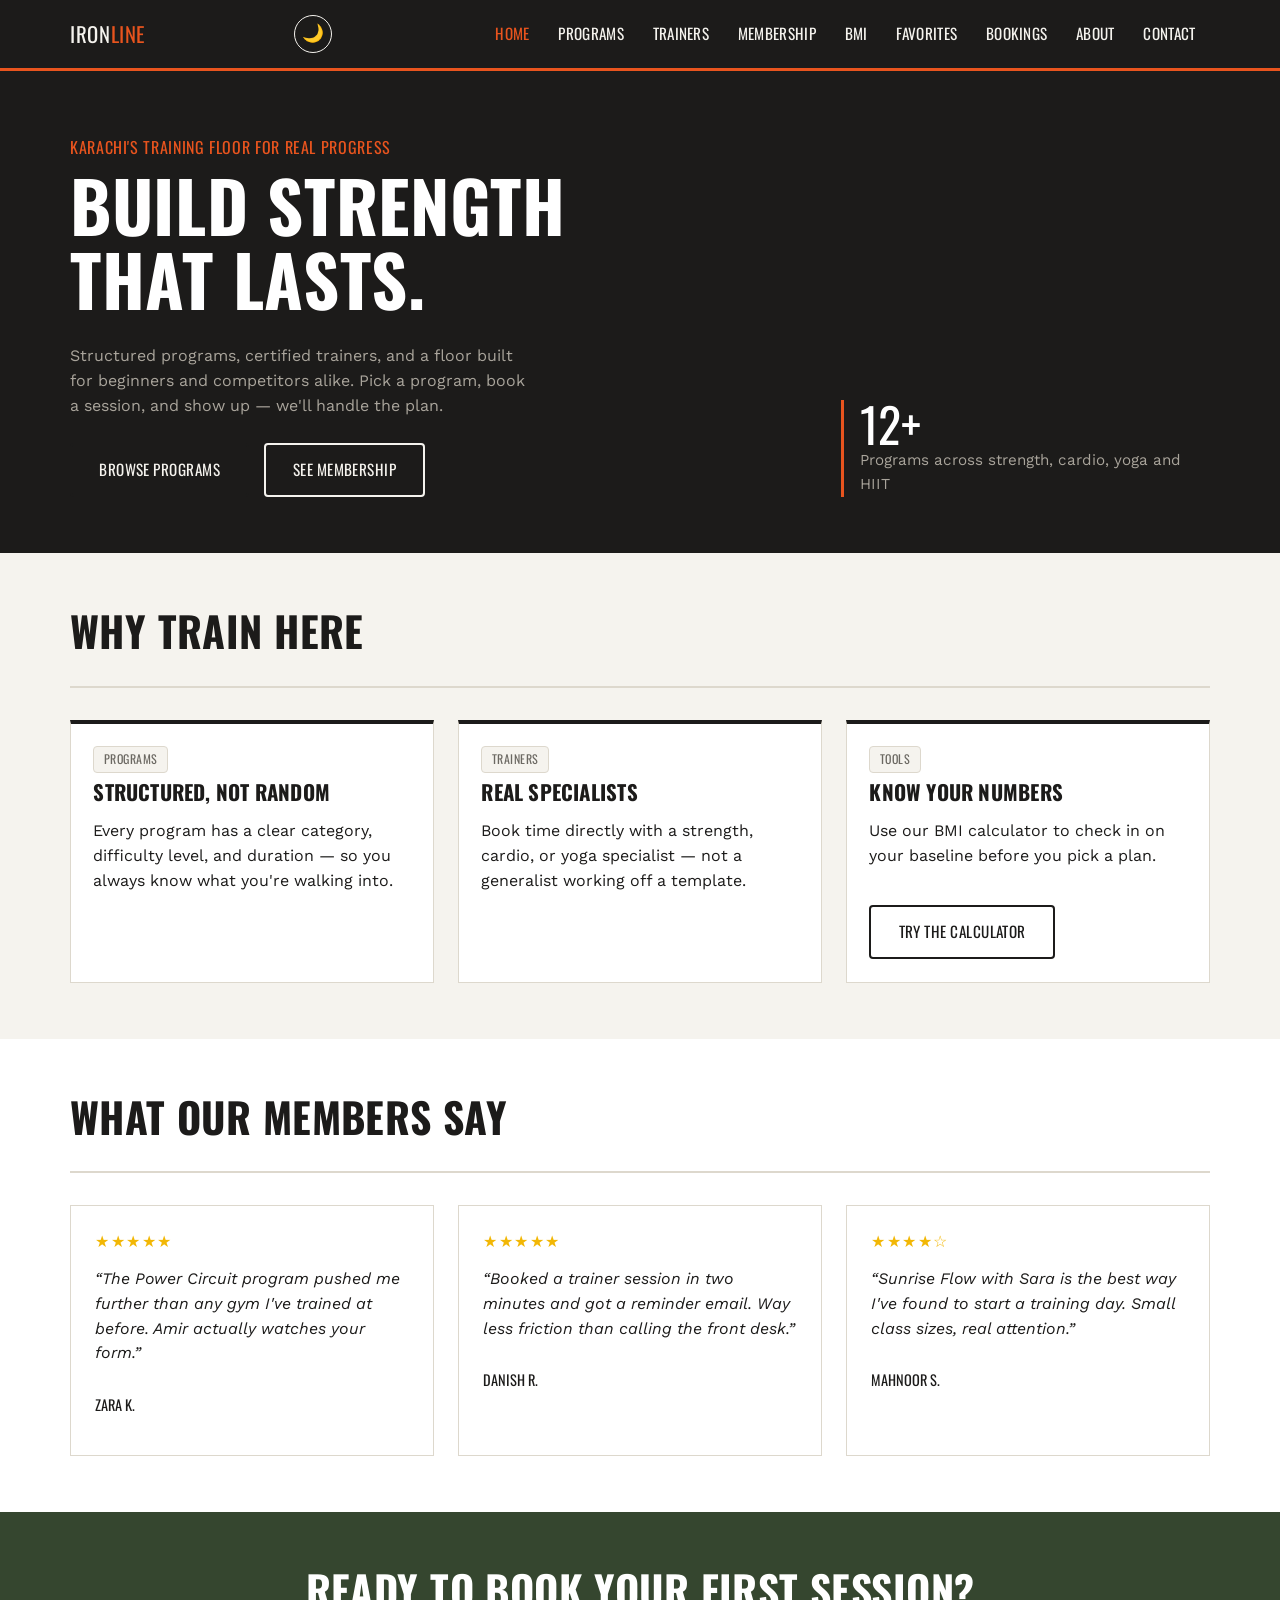
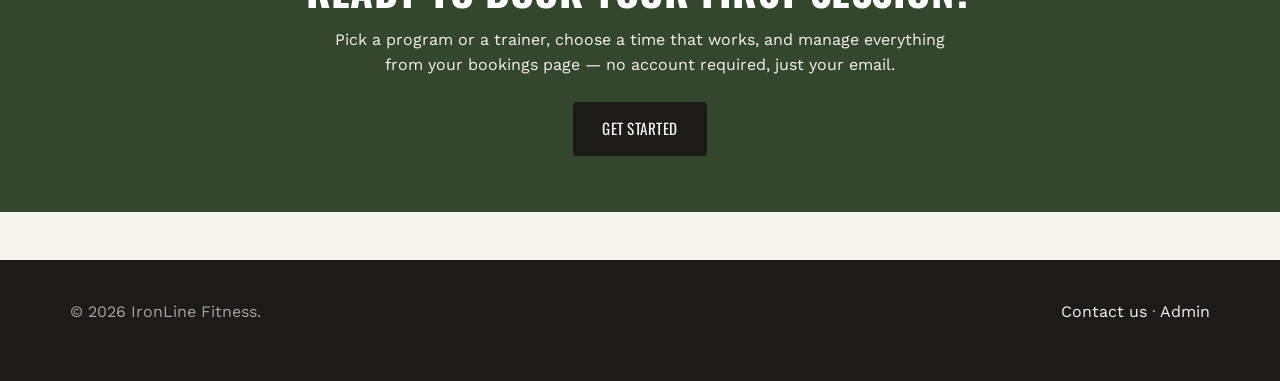
<file: frontend/index.html>
<!DOCTYPE html>
<html lang="en">
<head>
<meta charset="UTF-8" />
<meta name="viewport" content="width=device-width, initial-scale=1.0" />
<title>IronLine Fitness — Train with purpose</title>
<link rel="preconnect" href="https://fonts.googleapis.com" />
<link href="https://fonts.googleapis.com/css2?family=Oswald:wght@500;700&family=Work+Sans:wght@400;500;600&display=swap" rel="stylesheet" />
<link rel="stylesheet" href="css/style.css" />
</head>
<body>

<header class="site-header">
  <nav class="nav">
    <a href="index.html" class="nav-brand">Iron<span>Line</span></a>
    <div style="display:flex; align-items:center; gap:0.6rem;">
      <button class="theme-toggle" id="themeToggle" type="button" aria-label="Toggle dark mode">&#127769;</button>
      <button class="nav-toggle" aria-expanded="false" aria-controls="navLinks" aria-label="Toggle menu">&#9776;</button>
    </div>
    <ul class="nav-links" id="navLinks">
      <li><a href="index.html">Home</a></li>
      <li><a href="programs.html">Programs</a></li>
      <li><a href="trainers.html">Trainers</a></li>
      <li><a href="membership.html">Membership</a></li>
      <li><a href="bmi.html">BMI</a></li>
      <li><a href="favorites.html">Favorites</a></li>
      <li><a href="bookings.html">Bookings</a></li>
      <li><a href="about.html">About</a></li>
      <li><a href="contact.html">Contact</a></li>
    </ul>
  </nav>
</header>

<section class="hero">
  <div class="container hero-grid">
    <div>
      <p class="hero-kicker">Karachi's training floor for real progress</p>
      <h1>Build strength that lasts.</h1>
      <p class="hero-copy">Structured programs, certified trainers, and a floor built for
        beginners and competitors alike. Pick a program, book a session, and show up —
        we'll handle the plan.</p>
      <div class="hero-actions">
        <a class="btn" href="programs.html">Browse programs</a>
        <a class="btn btn-outline" href="membership.html">See membership</a>
      </div>
    </div>
    <div class="hero-stat">
      <span class="num">12+</span>
      <span class="label">Programs across strength, cardio, yoga and HIIT</span>
    </div>
  </div>
</section>

<section class="section">
  <div class="container">
    <div class="section-head">
      <h2>Why train here</h2>
    </div>
    <div class="card-grid">
      <article class="card">
        <span class="card-tag">Programs</span>
        <h3>Structured, not random</h3>
        <p>Every program has a clear category, difficulty level, and duration —
          so you always know what you're walking into.</p>
      </article>
      <article class="card">
        <span class="card-tag">Trainers</span>
        <h3>Real specialists</h3>
        <p>Book time directly with a strength, cardio, or yoga specialist —
          not a generalist working off a template.</p>
      </article>
      <article class="card">
        <span class="card-tag">Tools</span>
        <h3>Know your numbers</h3>
        <p>Use our BMI calculator to check in on your baseline before you pick a plan.</p>
        <div class="card-actions">
          <a class="btn btn-outline" href="bmi.html">Try the calculator</a>
        </div>
      </article>
    </div>
  </div>
</section>

<section class="section section-alt">
  <div class="container">
    <div class="section-head">
      <h2>What our members say</h2>
    </div>
    <div class="card-grid" id="testimonialGrid"></div>
  </div>
</section>

<section class="section section-dark">
  <div class="container text-center">
    <h2>Ready to book your first session?</h2>
    <p style="margin:0 auto 1.5rem;">Pick a program or a trainer, choose a time that works, and manage
      everything from your bookings page — no account required, just your email.</p>
    <a class="btn" href="programs.html">Get started</a>
  </div>
</section>

<footer class="site-footer">
  <div class="container">
    <p>&copy; 2026 IronLine Fitness.</p>
    <p><a href="contact.html">Contact us</a> &middot; <a href="admin.html">Admin</a></p>
  </div>
</footer>

<script src="js/components.js"></script>
<script src="js/theme.js"></script>
<script src="js/nav.js"></script>
<script src="js/home.js"></script>
</body>
</html>
</file>
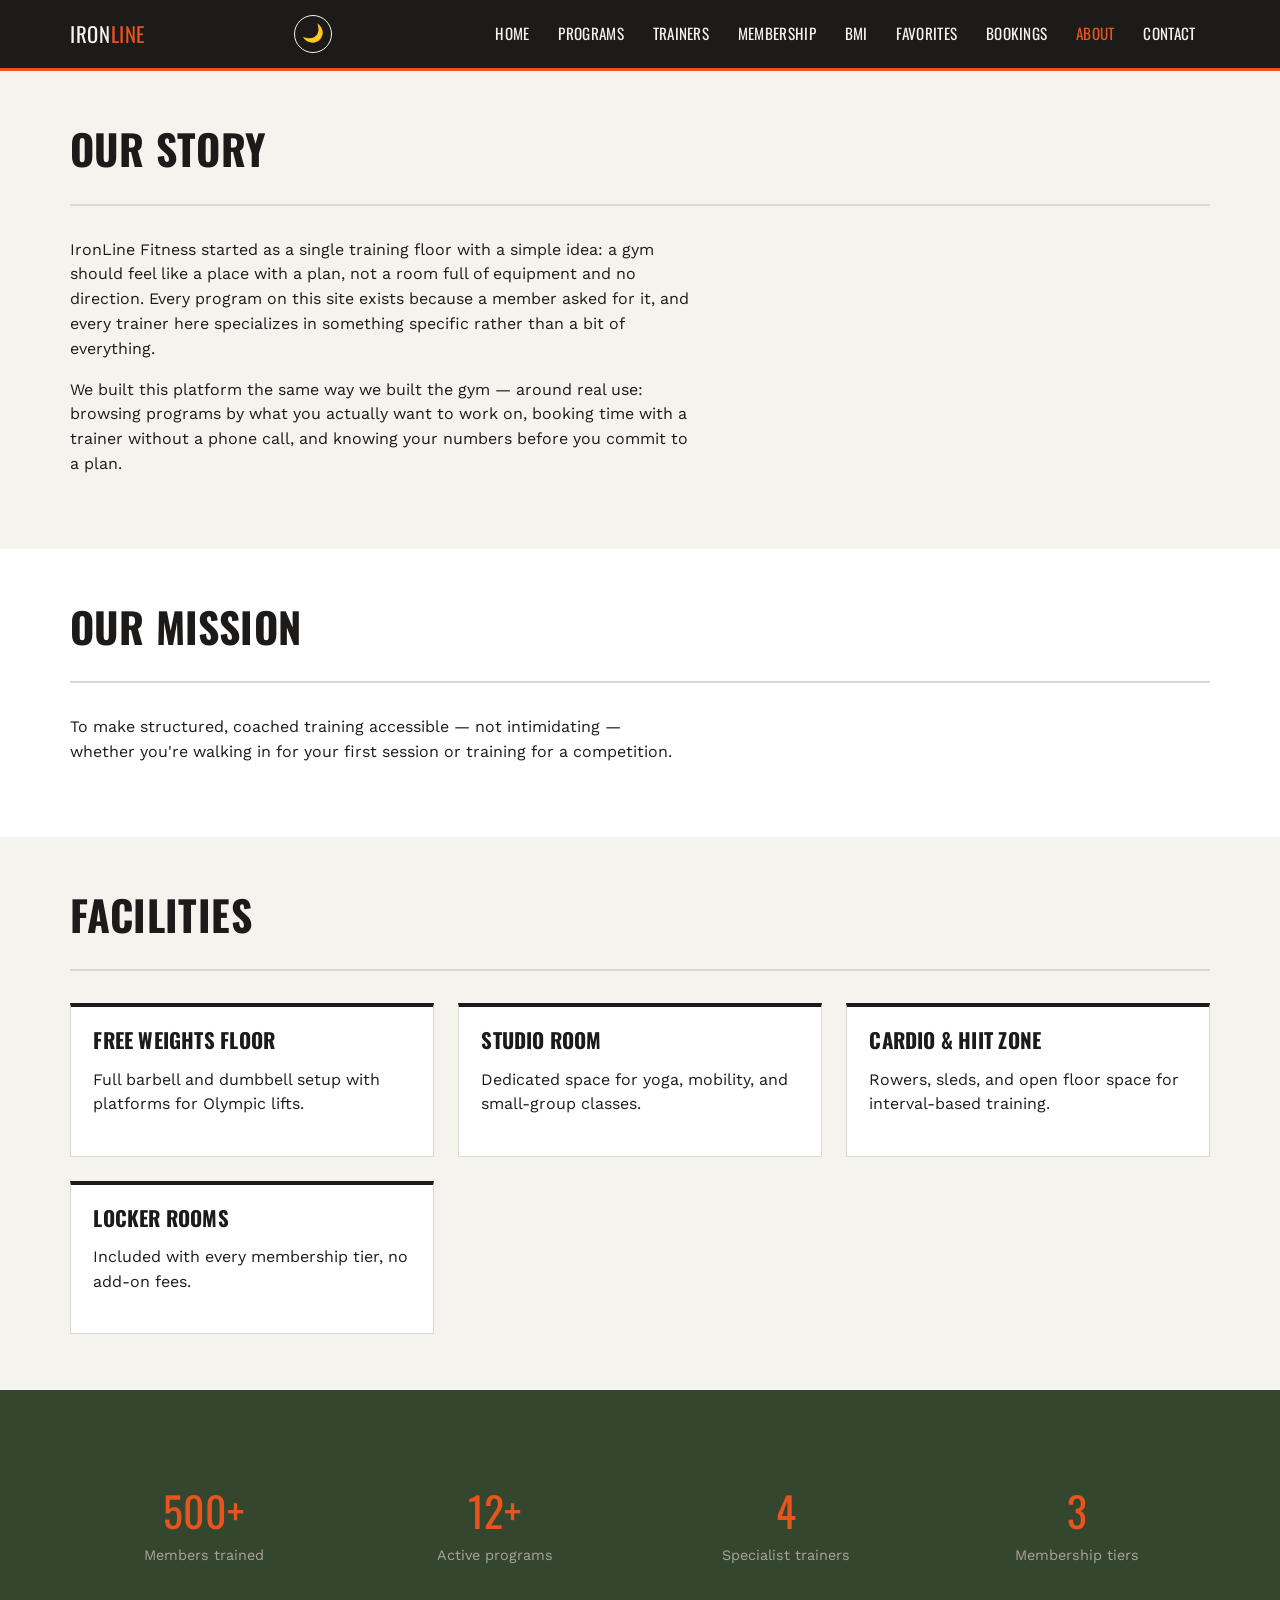
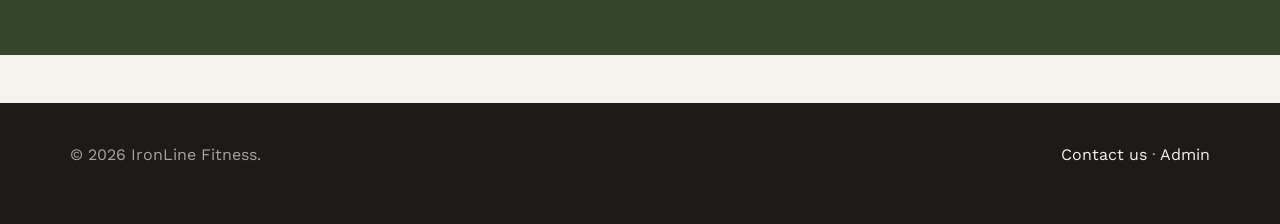
<file: frontend/about.html>
<!DOCTYPE html>
<html lang="en">
<head>
<meta charset="UTF-8" />
<meta name="viewport" content="width=device-width, initial-scale=1.0" />
<title>About — IronLine Fitness</title>
<link rel="preconnect" href="https://fonts.googleapis.com" />
<link href="https://fonts.googleapis.com/css2?family=Oswald:wght@500;700&family=Work+Sans:wght@400;500;600&display=swap" rel="stylesheet" />
<link rel="stylesheet" href="css/style.css" />
</head>
<body>

<header class="site-header">
  <nav class="nav">
    <a href="index.html" class="nav-brand">Iron<span>Line</span></a>
    <div style="display:flex; align-items:center; gap:0.6rem;">
      <button class="theme-toggle" id="themeToggle" type="button" aria-label="Toggle dark mode">&#127769;</button>
      <button class="nav-toggle" aria-expanded="false" aria-controls="navLinks" aria-label="Toggle menu">&#9776;</button>
    </div>
    <ul class="nav-links" id="navLinks">
      <li><a href="index.html">Home</a></li>
      <li><a href="programs.html">Programs</a></li>
      <li><a href="trainers.html">Trainers</a></li>
      <li><a href="membership.html">Membership</a></li>
      <li><a href="bmi.html">BMI</a></li>
      <li><a href="favorites.html">Favorites</a></li>
      <li><a href="bookings.html">Bookings</a></li>
      <li><a href="about.html">About</a></li>
      <li><a href="contact.html">Contact</a></li>
    </ul>
  </nav>
</header>

<section class="section">
  <div class="container">
    <div class="section-head">
      <div>
        <h2>Our story</h2>
      </div>
    </div>
    <p>IronLine Fitness started as a single training floor with a simple idea: a
      gym should feel like a place with a plan, not a room full of equipment
      and no direction. Every program on this site exists because a member
      asked for it, and every trainer here specializes in something specific
      rather than a bit of everything.</p>
    <p>We built this platform the same way we built the gym — around real
      use: browsing programs by what you actually want to work on, booking
      time with a trainer without a phone call, and knowing your numbers
      before you commit to a plan.</p>
  </div>
</section>

<section class="section section-alt">
  <div class="container">
    <div class="section-head">
      <h2>Our mission</h2>
    </div>
    <p>To make structured, coached training accessible — not intimidating —
      whether you're walking in for your first session or training for a
      competition.</p>
  </div>
</section>

<section class="section">
  <div class="container">
    <div class="section-head">
      <h2>Facilities</h2>
    </div>
    <div class="card-grid">
      <article class="card">
        <h3>Free weights floor</h3>
        <p>Full barbell and dumbbell setup with platforms for Olympic lifts.</p>
      </article>
      <article class="card">
        <h3>Studio room</h3>
        <p>Dedicated space for yoga, mobility, and small-group classes.</p>
      </article>
      <article class="card">
        <h3>Cardio & HIIT zone</h3>
        <p>Rowers, sleds, and open floor space for interval-based training.</p>
      </article>
      <article class="card">
        <h3>Locker rooms</h3>
        <p>Included with every membership tier, no add-on fees.</p>
      </article>
    </div>
  </div>
</section>

<section class="section section-dark">
  <div class="container">
    <div class="stat-grid">
      <div class="stat-block"><span class="num">500+</span><span class="label">Members trained</span></div>
      <div class="stat-block"><span class="num">12+</span><span class="label">Active programs</span></div>
      <div class="stat-block"><span class="num">4</span><span class="label">Specialist trainers</span></div>
      <div class="stat-block"><span class="num">3</span><span class="label">Membership tiers</span></div>
    </div>
  </div>
</section>

<footer class="site-footer">
  <div class="container">
    <p>&copy; 2026 IronLine Fitness.</p>
    <p><a href="contact.html">Contact us</a> &middot; <a href="admin.html">Admin</a></p>
  </div>
</footer>

<script src="js/theme.js"></script>
<script src="js/nav.js"></script>
</body>
</html>
</file>
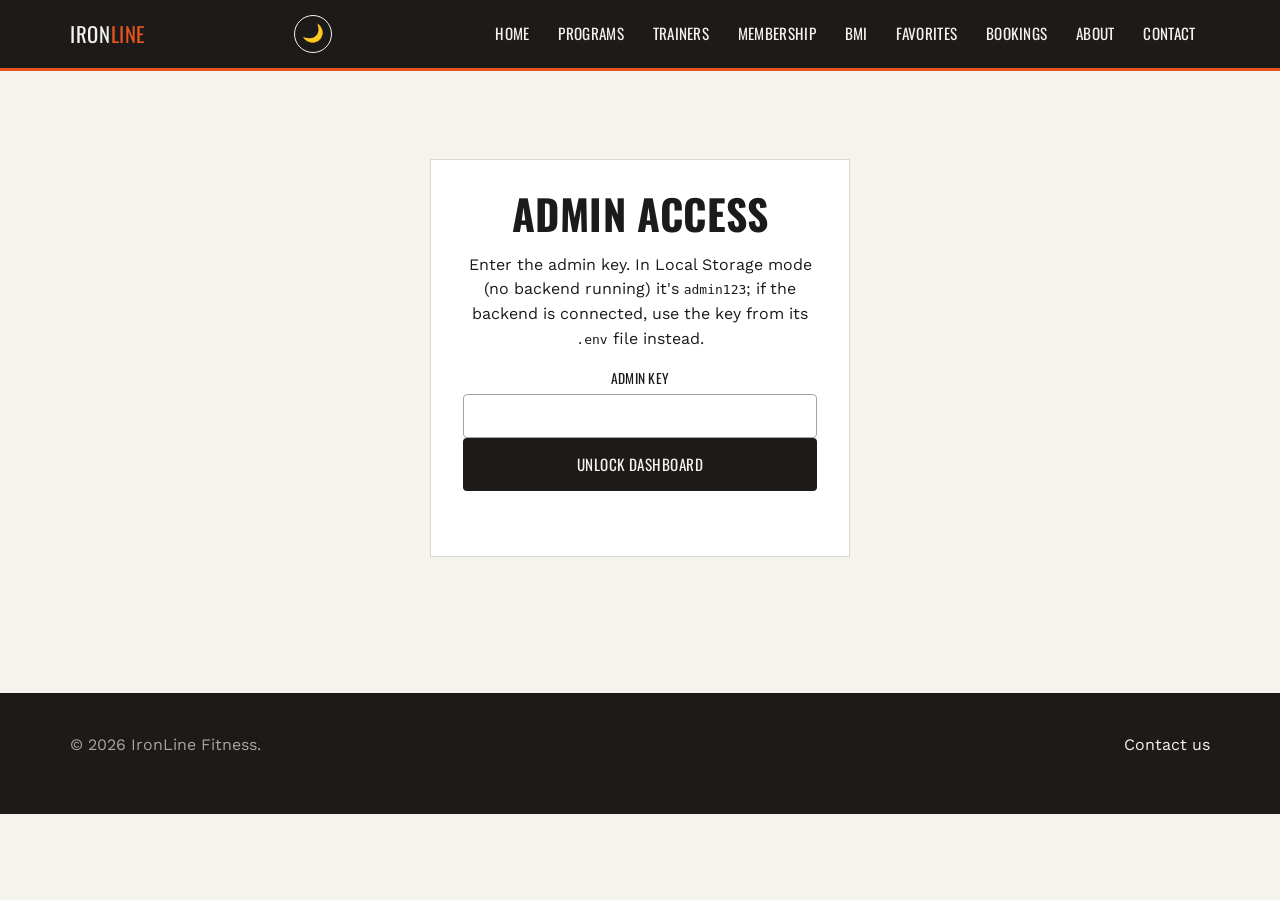
<file: frontend/admin.html>
<!DOCTYPE html>
<html lang="en">
<head>
<meta charset="UTF-8" />
<meta name="viewport" content="width=device-width, initial-scale=1.0" />
<title>Admin — IronLine Fitness</title>
<link rel="preconnect" href="https://fonts.googleapis.com" />
<link href="https://fonts.googleapis.com/css2?family=Oswald:wght@500;700&family=Work+Sans:wght@400;500;600&display=swap" rel="stylesheet" />
<link rel="stylesheet" href="css/style.css" />
</head>
<body>

<header class="site-header">
  <nav class="nav">
    <a href="index.html" class="nav-brand">Iron<span>Line</span></a>
    <div style="display:flex; align-items:center; gap:0.6rem;">
      <button class="theme-toggle" id="themeToggle" type="button" aria-label="Toggle dark mode">&#127769;</button>
      <button class="nav-toggle" aria-expanded="false" aria-controls="navLinks" aria-label="Toggle menu">&#9776;</button>
    </div>
    <ul class="nav-links" id="navLinks">
      <li><a href="index.html">Home</a></li>
      <li><a href="programs.html">Programs</a></li>
      <li><a href="trainers.html">Trainers</a></li>
      <li><a href="membership.html">Membership</a></li>
      <li><a href="bmi.html">BMI</a></li>
      <li><a href="favorites.html">Favorites</a></li>
      <li><a href="bookings.html">Bookings</a></li>
      <li><a href="about.html">About</a></li>
      <li><a href="contact.html">Contact</a></li>
    </ul>
  </nav>
</header>

<section class="section">
  <div class="container">

    <div class="admin-gate" id="adminGate">
      <h2>Admin access</h2>
      <p>Enter the admin key. In Local Storage mode (no backend running) it's <code>admin123</code>; if the backend is connected, use the key from its <code>.env</code> file instead.</p>
      <div class="field">
        <label for="adminKeyInput">Admin key</label>
        <input type="password" id="adminKeyInput" />
      </div>
      <button class="btn btn-block" id="unlockBtn">Unlock dashboard</button>
      <p class="error-msg" id="gateError"></p>
    </div>

    <div id="adminDashboard" style="display:none;">
      <div class="section-head">
        <div>
          <h2>Admin dashboard</h2>
          <p>Manage workout programs and trainers. Changes are saved to the database immediately.</p>
        </div>
        <button class="btn btn-outline" id="lockBtn">Lock</button>
      </div>

      <div class="admin-tabs">
        <button class="chip" data-tab="programs" aria-pressed="true">Programs</button>
        <button class="chip" data-tab="trainers" aria-pressed="false">Trainers</button>
        <button class="chip" data-tab="bookings" aria-pressed="false">Bookings</button>
      </div>

      <div id="programsTab">
        <button class="btn" id="addProgramBtn" type="button">+ Add program</button>

        <form class="admin-form" id="programForm">
          <input type="hidden" id="programId" />
          <div class="form-grid">
            <div class="field"><label for="programName">Name</label><input id="programName" required minlength="2" /></div>
            <div class="field"><label for="programCategory">Category</label>
              <select id="programCategory">
                <option>Strength</option><option>Cardio</option><option>Yoga</option><option>HIIT</option>
              </select>
            </div>
            <div class="field"><label for="programDifficulty">Difficulty</label>
              <select id="programDifficulty">
                <option>Beginner</option><option>Intermediate</option><option>Advanced</option>
              </select>
            </div>
            <div class="field"><label for="programDuration">Duration (minutes)</label><input type="number" id="programDuration" min="1" max="300" required /></div>
            <div class="field"><label for="programDescription">Description</label><textarea id="programDescription"></textarea></div>
          </div>
          <button class="btn" type="submit">Save program</button>
          <button class="btn btn-outline" type="button" id="cancelProgramForm">Cancel</button>
          <p class="error-msg" id="programFormError"></p>
        </form>

        <div class="admin-table-wrap">
          <table class="admin-table">
            <thead><tr><th>Name</th><th>Category</th><th>Difficulty</th><th>Duration</th><th>Actions</th></tr></thead>
            <tbody id="programsTableBody"></tbody>
          </table>
        </div>
      </div>

      <div id="trainersTab" style="display:none;">
        <button class="btn" id="addTrainerBtn" type="button">+ Add trainer</button>

        <form class="admin-form" id="trainerForm">
          <input type="hidden" id="trainerId" />
          <div class="form-grid">
            <div class="field"><label for="trainerName">Name</label><input id="trainerName" required minlength="2" /></div>
            <div class="field"><label for="trainerSpecialty">Specialty</label>
              <select id="trainerSpecialty">
                <option>Strength</option><option>Cardio</option><option>Yoga</option>
              </select>
            </div>
            <div class="field"><label for="trainerExperience">Years of experience</label><input type="number" id="trainerExperience" min="0" max="60" required /></div>
            <div class="field"><label for="trainerBio">Bio</label><textarea id="trainerBio"></textarea></div>
          </div>
          <button class="btn" type="submit">Save trainer</button>
          <button class="btn btn-outline" type="button" id="cancelTrainerForm">Cancel</button>
          <p class="error-msg" id="trainerFormError"></p>
        </form>

        <div class="admin-table-wrap">
          <table class="admin-table">
            <thead><tr><th>Name</th><th>Specialty</th><th>Experience</th><th>Actions</th></tr></thead>
            <tbody id="trainersTableBody"></tbody>
          </table>
        </div>
      </div>

      <div id="bookingsTab" style="display:none;">
        <p>Confirm or cancel bookings customers made from the public Bookings page.</p>
        <div class="admin-table-wrap">
          <table class="admin-table">
            <thead><tr><th>Customer</th><th>For</th><th>Date &amp; time</th><th>Status</th><th>Actions</th></tr></thead>
            <tbody id="bookingsTableBody"></tbody>
          </table>
        </div>
      </div>
    </div>

  </div>
</section>

<footer class="site-footer">
  <div class="container">
    <p>&copy; 2026 IronLine Fitness.</p>
    <p><a href="contact.html">Contact us</a></p>
  </div>
</footer>

<script src="js/storage.js"></script>
<script src="js/api.js"></script>
<script src="js/theme.js"></script>
<script src="js/nav.js"></script>
<script src="js/admin.js"></script>
</body>
</html>
</file>
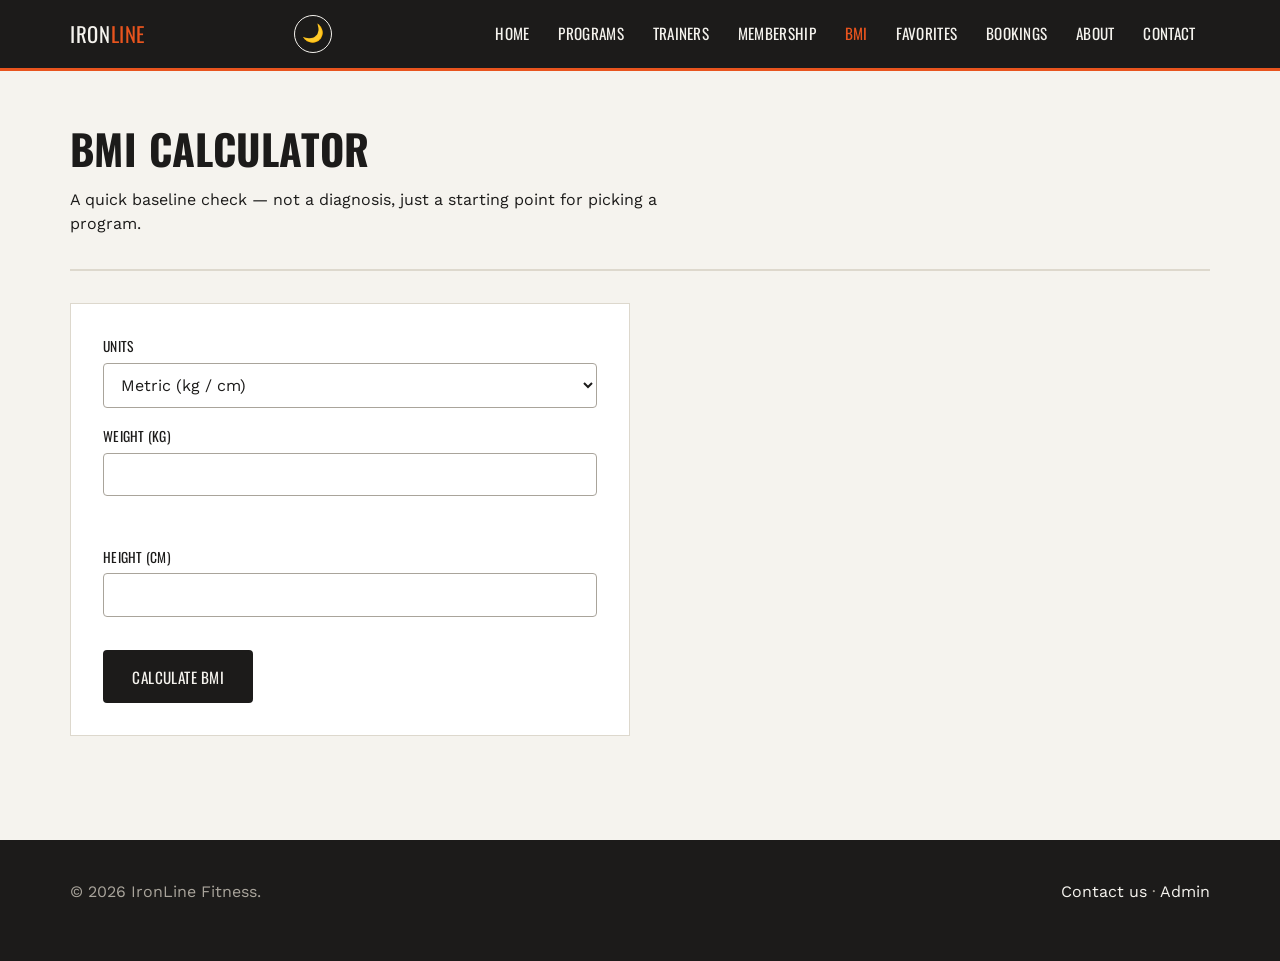
<file: frontend/bmi.html>
<!DOCTYPE html>
<html lang="en">
<head>
<meta charset="UTF-8" />
<meta name="viewport" content="width=device-width, initial-scale=1.0" />
<title>BMI Calculator — IronLine Fitness</title>
<link rel="preconnect" href="https://fonts.googleapis.com" />
<link href="https://fonts.googleapis.com/css2?family=Oswald:wght@500;700&family=Work+Sans:wght@400;500;600&display=swap" rel="stylesheet" />
<link rel="stylesheet" href="css/style.css" />
</head>
<body>

<header class="site-header">
  <nav class="nav">
    <a href="index.html" class="nav-brand">Iron<span>Line</span></a>
    <div style="display:flex; align-items:center; gap:0.6rem;">
      <button class="theme-toggle" id="themeToggle" type="button" aria-label="Toggle dark mode">&#127769;</button>
      <button class="nav-toggle" aria-expanded="false" aria-controls="navLinks" aria-label="Toggle menu">&#9776;</button>
    </div>
    <ul class="nav-links" id="navLinks">
      <li><a href="index.html">Home</a></li>
      <li><a href="programs.html">Programs</a></li>
      <li><a href="trainers.html">Trainers</a></li>
      <li><a href="membership.html">Membership</a></li>
      <li><a href="bmi.html">BMI</a></li>
      <li><a href="favorites.html">Favorites</a></li>
      <li><a href="bookings.html">Bookings</a></li>
      <li><a href="about.html">About</a></li>
      <li><a href="contact.html">Contact</a></li>
    </ul>
  </nav>
</header>

<section class="section">
  <div class="container">
    <div class="section-head">
      <div>
        <h2>BMI calculator</h2>
        <p>A quick baseline check — not a diagnosis, just a starting point for picking a program.</p>
      </div>
    </div>

    <div class="bmi-card">
      <form id="bmiForm" novalidate>
        <div class="form-grid">
          <div class="field">
            <label for="units">Units</label>
            <select id="units" name="units">
              <option value="metric">Metric (kg / cm)</option>
              <option value="imperial">Imperial (lb / in)</option>
            </select>
          </div>
          <div class="field">
            <label for="weight" id="weightLabel">Weight (kg)</label>
            <input type="number" id="weight" name="weight" min="1" step="0.1" required />
            <p class="error-msg" id="weightError"></p>
          </div>
          <div class="field">
            <label for="height" id="heightLabel">Height (cm)</label>
            <input type="number" id="height" name="height" min="1" step="0.1" required />
            <p class="error-msg" id="heightError"></p>
          </div>
        </div>
        <button class="btn" type="submit">Calculate BMI</button>
      </form>

      <div class="bmi-result" id="bmiResult">
        <span class="value" id="bmiValue">--</span>
        <p id="bmiCategory"></p>
      </div>
    </div>
  </div>
</section>

<footer class="site-footer">
  <div class="container">
    <p>&copy; 2026 IronLine Fitness.</p>
    <p><a href="contact.html">Contact us</a> &middot; <a href="admin.html">Admin</a></p>
  </div>
</footer>

<script src="js/theme.js"></script>
<script src="js/nav.js"></script>
<script src="js/bmi.js"></script>
</body>
</html>
</file>
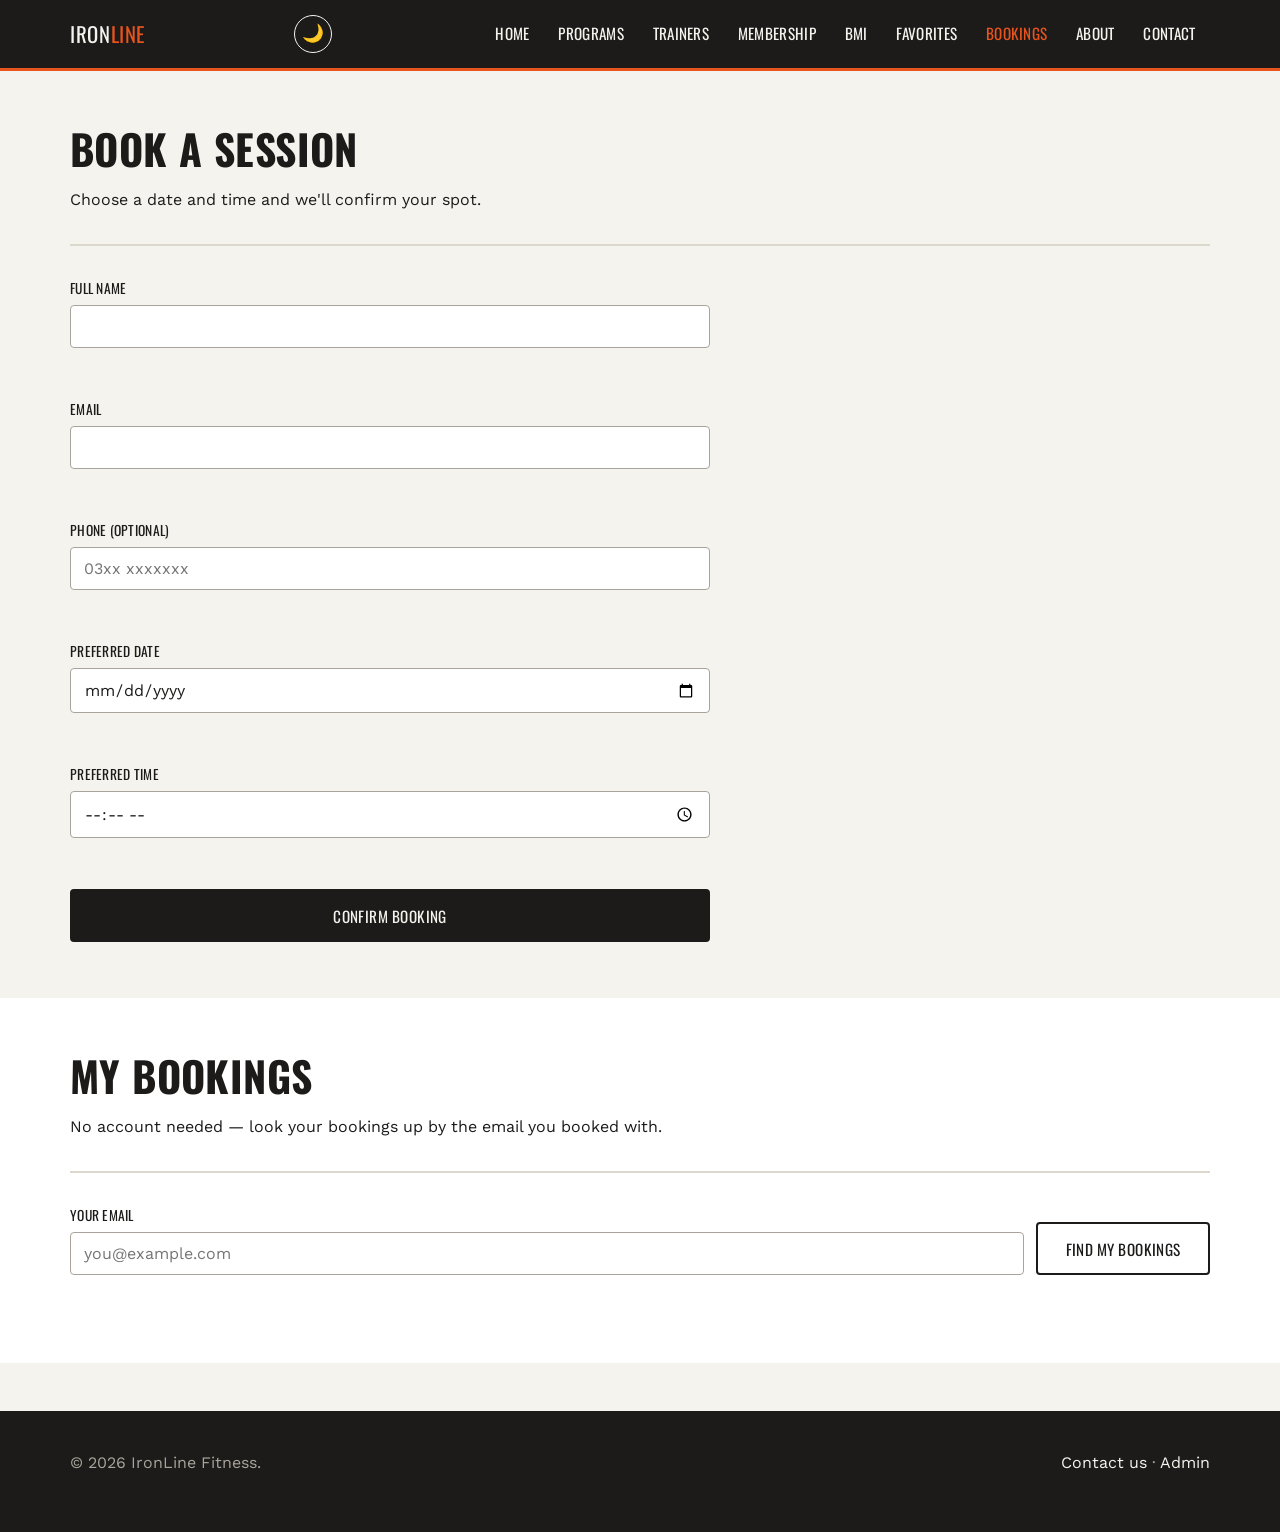
<file: frontend/bookings.html>
<!DOCTYPE html>
<html lang="en">
<head>
<meta charset="UTF-8" />
<meta name="viewport" content="width=device-width, initial-scale=1.0" />
<title>My Bookings — IronLine Fitness</title>
<link rel="preconnect" href="https://fonts.googleapis.com" />
<link href="https://fonts.googleapis.com/css2?family=Oswald:wght@500;700&family=Work+Sans:wght@400;500;600&display=swap" rel="stylesheet" />
<link rel="stylesheet" href="css/style.css" />
</head>
<body>

<header class="site-header">
  <nav class="nav">
    <a href="index.html" class="nav-brand">Iron<span>Line</span></a>
    <div style="display:flex; align-items:center; gap:0.6rem;">
      <button class="theme-toggle" id="themeToggle" type="button" aria-label="Toggle dark mode">&#127769;</button>
      <button class="nav-toggle" aria-expanded="false" aria-controls="navLinks" aria-label="Toggle menu">&#9776;</button>
    </div>
    <ul class="nav-links" id="navLinks">
      <li><a href="index.html">Home</a></li>
      <li><a href="programs.html">Programs</a></li>
      <li><a href="trainers.html">Trainers</a></li>
      <li><a href="membership.html">Membership</a></li>
      <li><a href="bmi.html">BMI</a></li>
      <li><a href="favorites.html">Favorites</a></li>
      <li><a href="bookings.html">Bookings</a></li>
      <li><a href="about.html">About</a></li>
      <li><a href="contact.html">Contact</a></li>
    </ul>
  </nav>
</header>

<section class="section">
  <div class="container">
    <div class="section-head">
      <div>
        <h2>Book a session</h2>
        <p id="bookingContext">Choose a date and time and we'll confirm your spot.</p>
      </div>
    </div>

    <form id="bookingForm" class="form-grid" novalidate>
      <input type="hidden" id="programId" />
      <input type="hidden" id="trainerId" />

      <div class="field">
        <label for="name">Full name</label>
        <input type="text" id="name" required minlength="2" />
        <p class="error-msg" id="nameError"></p>
      </div>
      <div class="field">
        <label for="email">Email</label>
        <input type="email" id="email" required />
        <p class="error-msg" id="emailError"></p>
      </div>
      <div class="field">
        <label for="phone">Phone (optional)</label>
        <input type="tel" id="phone" placeholder="03xx xxxxxxx" />
        <p class="error-msg" id="phoneError"></p>
      </div>
      <div class="field">
        <label for="date">Preferred date</label>
        <input type="date" id="date" required />
        <p class="error-msg" id="dateError"></p>
      </div>
      <div class="field">
        <label for="time">Preferred time</label>
        <input type="time" id="time" required />
        <p class="error-msg" id="timeError"></p>
      </div>

      <button class="btn" type="submit">Confirm booking</button>
      <p class="form-status" id="bookingStatus"></p>
    </form>
  </div>
</section>

<section class="section section-alt">
  <div class="container">
    <div class="section-head">
      <div>
        <h2>My bookings</h2>
        <p>No account needed — look your bookings up by the email you booked with.</p>
      </div>
    </div>

    <div class="lookup-bar">
      <div class="field" style="flex:1 1 260px; margin:0;">
        <label for="lookupEmail">Your email</label>
        <input type="email" id="lookupEmail" placeholder="you@example.com" />
      </div>
      <button class="btn btn-outline" id="lookupBtn" type="button">Find my bookings</button>
    </div>

    <div id="bookingList" class="booking-list"></div>
  </div>
</section>

<footer class="site-footer">
  <div class="container">
    <p>&copy; 2026 IronLine Fitness.</p>
    <p><a href="contact.html">Contact us</a> &middot; <a href="admin.html">Admin</a></p>
  </div>
</footer>

<script src="js/storage.js"></script>
<script src="js/api.js"></script>
<script src="js/components.js"></script>
<script src="js/theme.js"></script>
<script src="js/nav.js"></script>
<script src="js/bookings.js"></script>
</body>
</html>
</file>
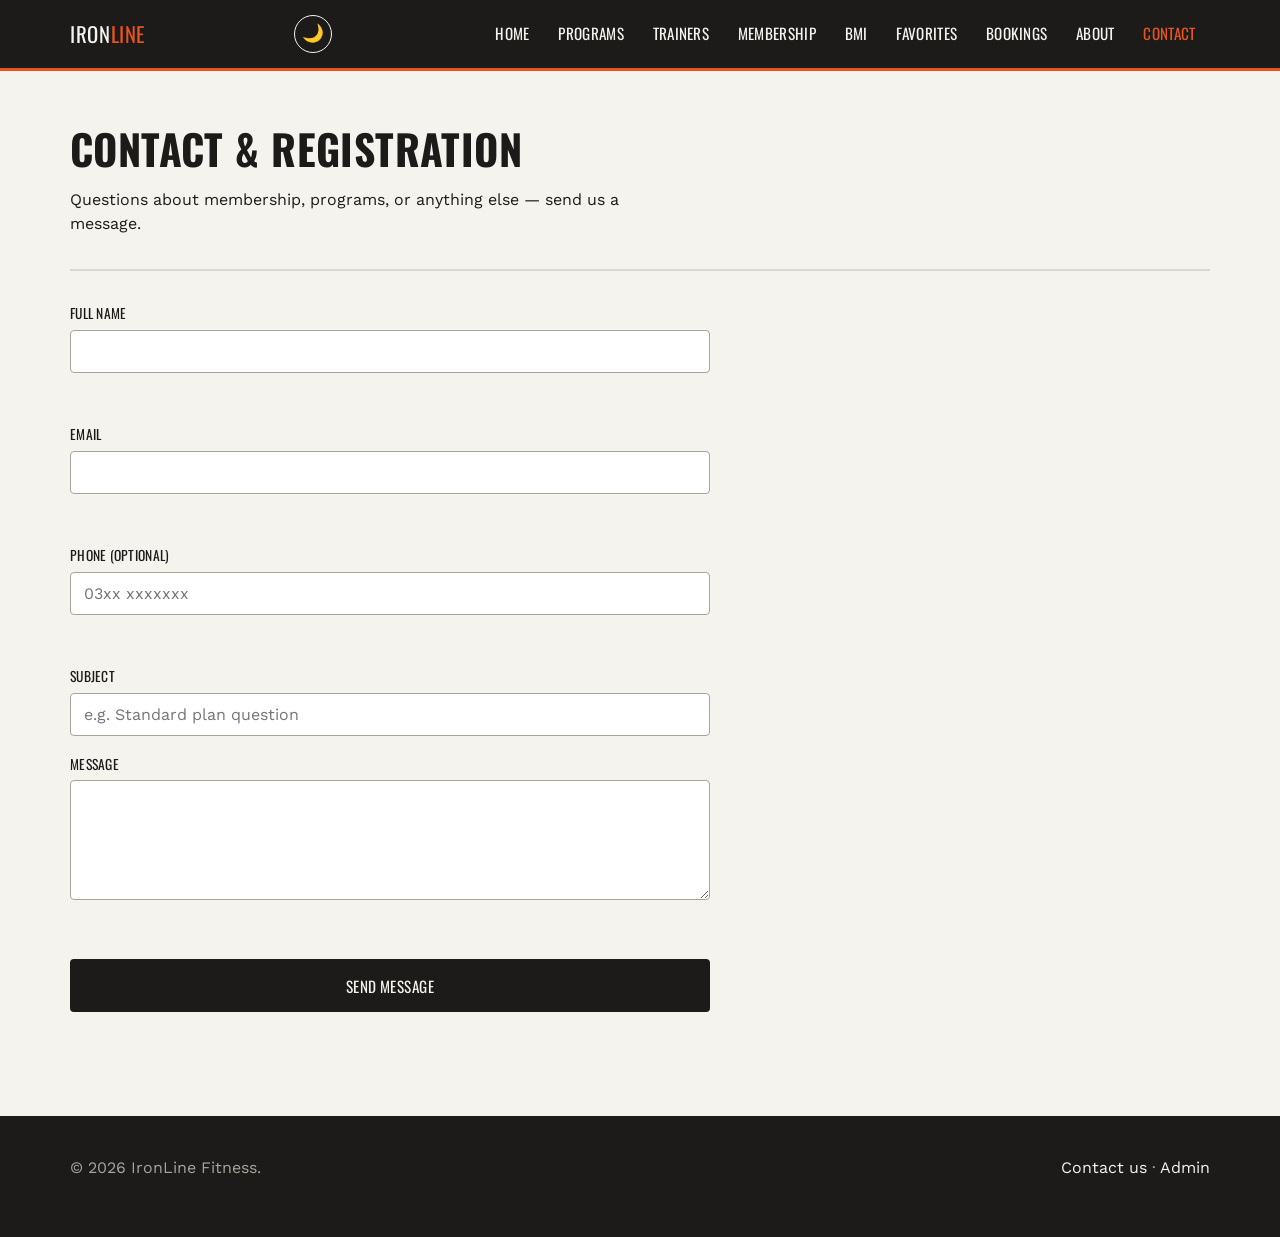
<file: frontend/contact.html>
<!DOCTYPE html>
<html lang="en">
<head>
<meta charset="UTF-8" />
<meta name="viewport" content="width=device-width, initial-scale=1.0" />
<title>Contact — IronLine Fitness</title>
<link rel="preconnect" href="https://fonts.googleapis.com" />
<link href="https://fonts.googleapis.com/css2?family=Oswald:wght@500;700&family=Work+Sans:wght@400;500;600&display=swap" rel="stylesheet" />
<link rel="stylesheet" href="css/style.css" />
</head>
<body>

<header class="site-header">
  <nav class="nav">
    <a href="index.html" class="nav-brand">Iron<span>Line</span></a>
    <div style="display:flex; align-items:center; gap:0.6rem;">
      <button class="theme-toggle" id="themeToggle" type="button" aria-label="Toggle dark mode">&#127769;</button>
      <button class="nav-toggle" aria-expanded="false" aria-controls="navLinks" aria-label="Toggle menu">&#9776;</button>
    </div>
    <ul class="nav-links" id="navLinks">
      <li><a href="index.html">Home</a></li>
      <li><a href="programs.html">Programs</a></li>
      <li><a href="trainers.html">Trainers</a></li>
      <li><a href="membership.html">Membership</a></li>
      <li><a href="bmi.html">BMI</a></li>
      <li><a href="favorites.html">Favorites</a></li>
      <li><a href="bookings.html">Bookings</a></li>
      <li><a href="about.html">About</a></li>
      <li><a href="contact.html">Contact</a></li>
    </ul>
  </nav>
</header>

<section class="section">
  <div class="container">
    <div class="section-head">
      <div>
        <h2>Contact &amp; registration</h2>
        <p id="contactContext">Questions about membership, programs, or anything else — send us a message.</p>
      </div>
    </div>

    <form id="contactForm" class="form-grid" novalidate>
      <div class="field">
        <label for="cName">Full name</label>
        <input type="text" id="cName" required minlength="2" />
        <p class="error-msg" id="cNameError"></p>
      </div>
      <div class="field">
        <label for="cEmail">Email</label>
        <input type="email" id="cEmail" required />
        <p class="error-msg" id="cEmailError"></p>
      </div>
      <div class="field">
        <label for="cPhone">Phone (optional)</label>
        <input type="tel" id="cPhone" placeholder="03xx xxxxxxx" />
        <p class="error-msg" id="cPhoneError"></p>
      </div>
      <div class="field">
        <label for="cSubject">Subject</label>
        <input type="text" id="cSubject" placeholder="e.g. Standard plan question" />
      </div>
      <div class="field">
        <label for="cMessage">Message</label>
        <textarea id="cMessage" required minlength="5"></textarea>
        <p class="error-msg" id="cMessageError"></p>
      </div>

      <button class="btn" type="submit">Send message</button>
      <p class="form-status" id="contactStatus"></p>
    </form>
  </div>
</section>

<footer class="site-footer">
  <div class="container">
    <p>&copy; 2026 IronLine Fitness.</p>
    <p><a href="contact.html">Contact us</a> &middot; <a href="admin.html">Admin</a></p>
  </div>
</footer>

<script src="js/storage.js"></script>
<script src="js/api.js"></script>
<script src="js/theme.js"></script>
<script src="js/nav.js"></script>
<script src="js/contact.js"></script>
</body>
</html>
</file>
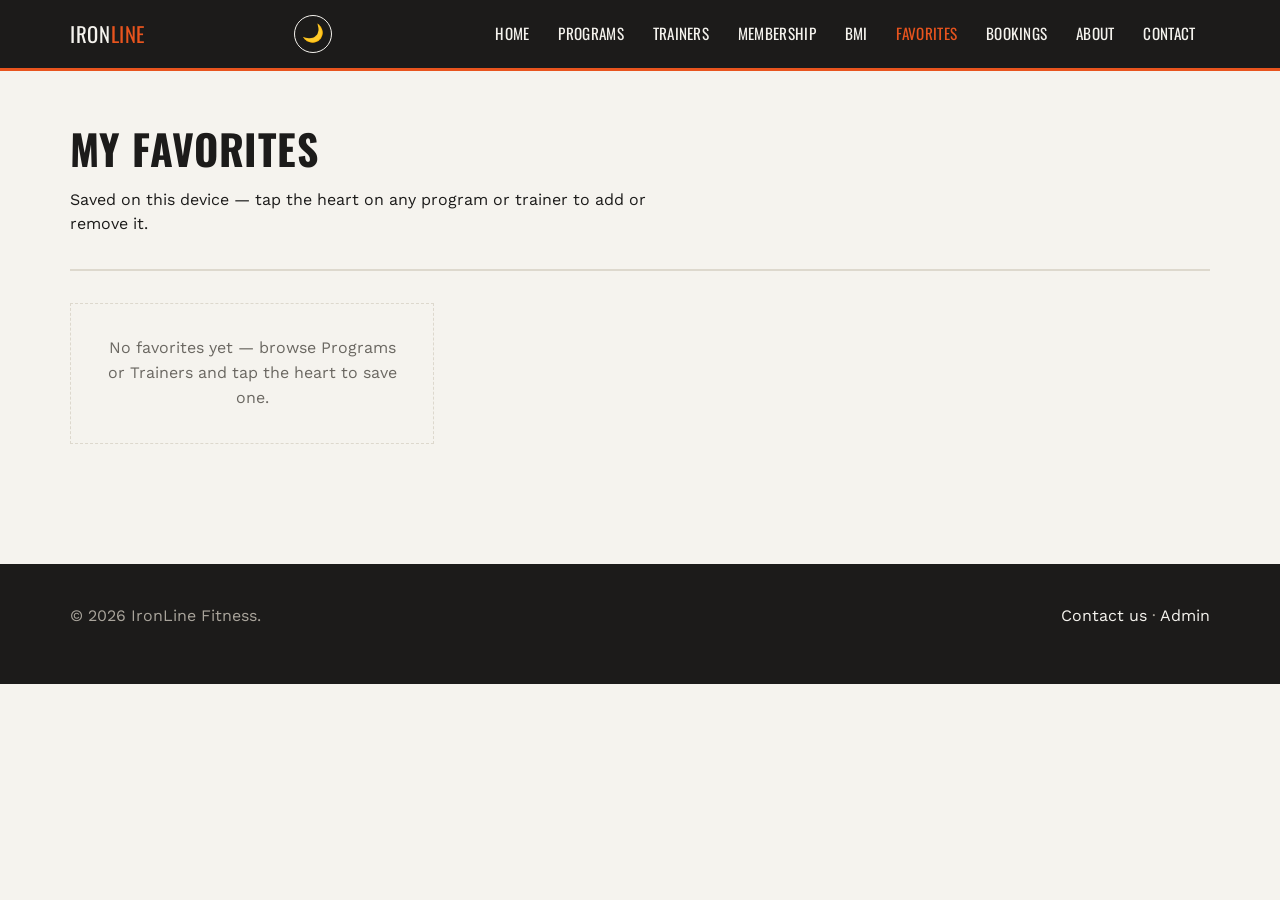
<file: frontend/favorites.html>
<!DOCTYPE html>
<html lang="en">
<head>
<meta charset="UTF-8" />
<meta name="viewport" content="width=device-width, initial-scale=1.0" />
<title>My Favorites — IronLine Fitness</title>
<link rel="preconnect" href="https://fonts.googleapis.com" />
<link href="https://fonts.googleapis.com/css2?family=Oswald:wght@500;700&family=Work+Sans:wght@400;500;600&display=swap" rel="stylesheet" />
<link rel="stylesheet" href="css/style.css" />
</head>
<body>

<header class="site-header">
  <nav class="nav">
    <a href="index.html" class="nav-brand">Iron<span>Line</span></a>
    <div style="display:flex; align-items:center; gap:0.6rem;">
      <button class="theme-toggle" id="themeToggle" type="button" aria-label="Toggle dark mode">&#127769;</button>
      <button class="nav-toggle" aria-expanded="false" aria-controls="navLinks" aria-label="Toggle menu">&#9776;</button>
    </div>
    <ul class="nav-links" id="navLinks">
      <li><a href="index.html">Home</a></li>
      <li><a href="programs.html">Programs</a></li>
      <li><a href="trainers.html">Trainers</a></li>
      <li><a href="membership.html">Membership</a></li>
      <li><a href="bmi.html">BMI</a></li>
      <li><a href="favorites.html">Favorites</a></li>
      <li><a href="bookings.html">Bookings</a></li>
      <li><a href="about.html">About</a></li>
      <li><a href="contact.html">Contact</a></li>
    </ul>
  </nav>
</header>

<section class="section">
  <div class="container">
    <div class="section-head">
      <div>
        <h2>My favorites</h2>
        <p>Saved on this device — tap the heart on any program or trainer to add or remove it.</p>
      </div>
    </div>
    <div id="favoritesGrid" class="card-grid" aria-live="polite">
      <p class="empty-state">Loading…</p>
    </div>
  </div>
</section>

<footer class="site-footer">
  <div class="container">
    <p>&copy; 2026 IronLine Fitness.</p>
    <p><a href="contact.html">Contact us</a> &middot; <a href="admin.html">Admin</a></p>
  </div>
</footer>

<script src="js/storage.js"></script>
<script src="js/api.js"></script>
<script src="js/components.js"></script>
<script src="js/favorites.js"></script>
<script src="js/theme.js"></script>
<script src="js/nav.js"></script>
<script src="js/favorites-page.js"></script>
</body>
</html>
</file>
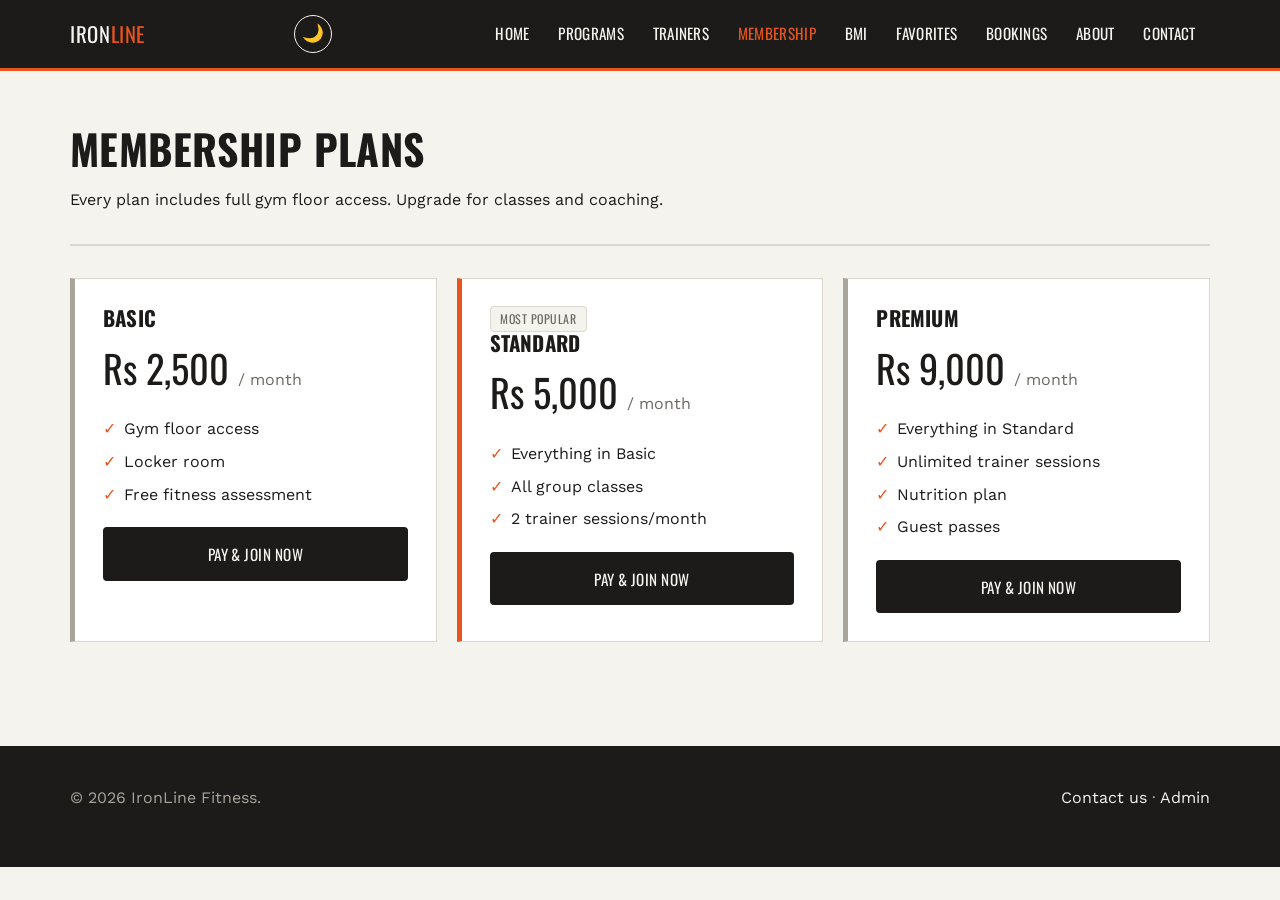
<file: frontend/membership.html>
<!DOCTYPE html>
<html lang="en">
<head>
<meta charset="UTF-8" />
<meta name="viewport" content="width=device-width, initial-scale=1.0" />
<title>Membership — IronLine Fitness</title>
<link rel="preconnect" href="https://fonts.googleapis.com" />
<link href="https://fonts.googleapis.com/css2?family=Oswald:wght@500;700&family=Work+Sans:wght@400;500;600&display=swap" rel="stylesheet" />
<link rel="stylesheet" href="css/style.css" />
</head>
<body>

<header class="site-header">
  <nav class="nav">
    <a href="index.html" class="nav-brand">Iron<span>Line</span></a>
    <div style="display:flex; align-items:center; gap:0.6rem;">
      <button class="theme-toggle" id="themeToggle" type="button" aria-label="Toggle dark mode">&#127769;</button>
      <button class="nav-toggle" aria-expanded="false" aria-controls="navLinks" aria-label="Toggle menu">&#9776;</button>
    </div>
    <ul class="nav-links" id="navLinks">
      <li><a href="index.html">Home</a></li>
      <li><a href="programs.html">Programs</a></li>
      <li><a href="trainers.html">Trainers</a></li>
      <li><a href="membership.html">Membership</a></li>
      <li><a href="bmi.html">BMI</a></li>
      <li><a href="favorites.html">Favorites</a></li>
      <li><a href="bookings.html">Bookings</a></li>
      <li><a href="about.html">About</a></li>
      <li><a href="contact.html">Contact</a></li>
    </ul>
  </nav>
</header>

<section class="section">
  <div class="container">
    <div class="section-head">
      <div>
        <h2>Membership plans</h2>
        <p>Every plan includes full gym floor access. Upgrade for classes and coaching.</p>
      </div>
    </div>

    <div id="plansGrid" class="plans" aria-live="polite">
      <p class="empty-state">Loading plans…</p>
    </div>
  </div>
</section>

<footer class="site-footer">
  <div class="container">
    <p>&copy; 2026 IronLine Fitness.</p>
    <p><a href="contact.html">Contact us</a> &middot; <a href="admin.html">Admin</a></p>
  </div>
</footer>

<script src="js/storage.js"></script>
<script src="js/api.js"></script>
<script src="js/components.js"></script>
<script src="js/theme.js"></script>
<script src="js/nav.js"></script>
<script src="js/payments.js"></script>
<script>
  document.addEventListener("DOMContentLoaded", () => {
    const grid = document.getElementById("plansGrid");
    api
      .getMembershipPlans()
      .then((plans) => {
        grid.innerHTML = plans.length
          ? plans.map(planCard).join("")
          : emptyState("No plans available right now.");
      })
      .catch(() => {
        grid.innerHTML = emptyState("Couldn't load plans right now. Please refresh the page.");
      });
  });
</script>
</body>
</html>
</file>
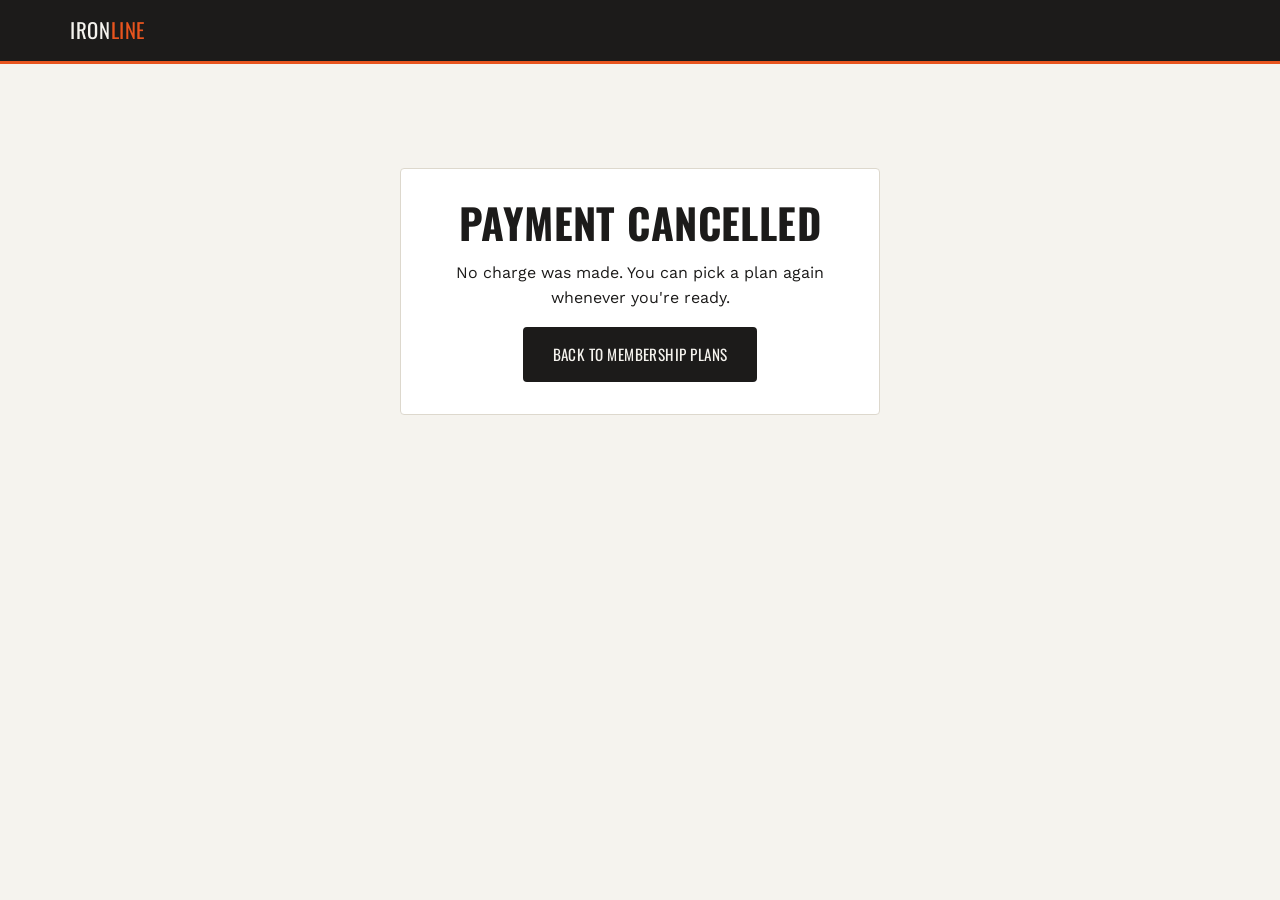
<file: frontend/payment-cancel.html>
<!DOCTYPE html>
<html lang="en">
<head>
<meta charset="UTF-8" />
<meta name="viewport" content="width=device-width, initial-scale=1.0" />
<title>Payment cancelled — IronLine Fitness</title>
<link rel="preconnect" href="https://fonts.googleapis.com" />
<link href="https://fonts.googleapis.com/css2?family=Oswald:wght@500;700&family=Work+Sans:wght@400;500;600&display=swap" rel="stylesheet" />
<link rel="stylesheet" href="css/style.css" />
</head>
<body>

<header class="site-header">
  <nav class="nav">
    <a href="index.html" class="nav-brand">Iron<span>Line</span></a>
  </nav>
</header>

<section class="section">
  <div class="container">
    <div class="payment-result">
      <h2>Payment cancelled</h2>
      <p>No charge was made. You can pick a plan again whenever you're ready.</p>
      <a class="btn" href="membership.html">Back to membership plans</a>
    </div>
  </div>
</section>

</body>
</html>
</file>
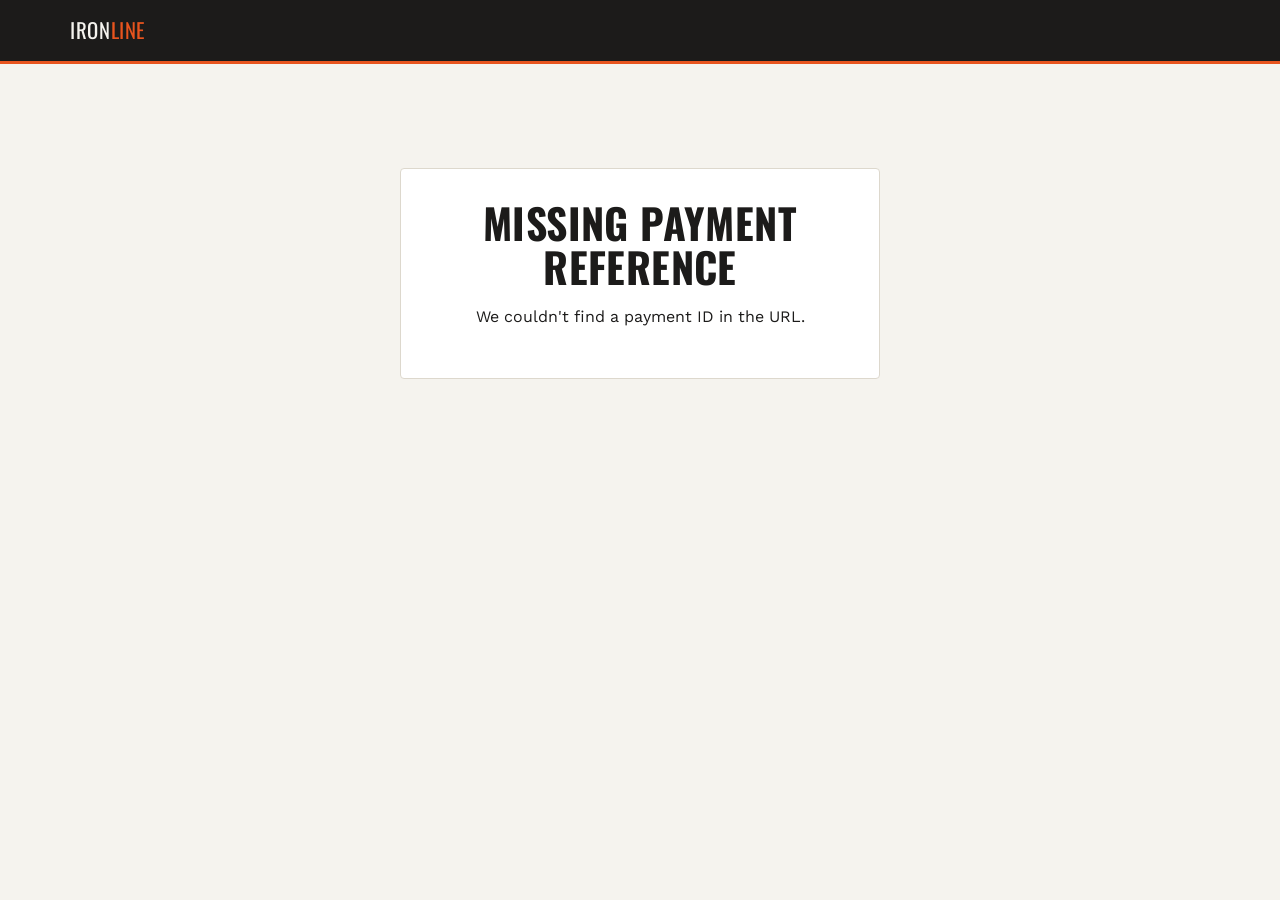
<file: frontend/payment-success.html>
<!DOCTYPE html>
<html lang="en">
<head>
<meta charset="UTF-8" />
<meta name="viewport" content="width=device-width, initial-scale=1.0" />
<title>Payment successful — IronLine Fitness</title>
<link rel="preconnect" href="https://fonts.googleapis.com" />
<link href="https://fonts.googleapis.com/css2?family=Oswald:wght@500;700&family=Work+Sans:wght@400;500;600&display=swap" rel="stylesheet" />
<link rel="stylesheet" href="css/style.css" />
</head>
<body>

<header class="site-header">
  <nav class="nav">
    <a href="index.html" class="nav-brand">Iron<span>Line</span></a>
  </nav>
</header>

<section class="section">
  <div class="container">
    <div id="resultBox" class="payment-result">
      <p>Confirming your payment…</p>
    </div>
  </div>
</section>

<script src="js/storage.js"></script>
<script src="js/api.js"></script>
<script>
  document.addEventListener("DOMContentLoaded", () => {
    const box = document.getElementById("resultBox");
    const sessionId = new URLSearchParams(window.location.search).get("payment_id");

    if (!sessionId) {
      box.innerHTML = "<h2>Missing payment reference</h2><p>We couldn't find a payment ID in the URL.</p>";
      return;
    }

    api
      .getPayment(sessionId)
      .then(async (payment) => {
        const isLive = await isBackendAvailable();
        const disclosure = isLive
          ? ""
          : `<p class="demo-banner">⚠️ Demo mode: no payment gateway is connected on this deployment. This transaction was simulated locally and no real money moved.</p>`;

        if (payment.status === "paid") {
          box.innerHTML = `
            ${disclosure}
            <h2>You're in! 🎉</h2>
            <p>Your payment of Rs ${payment.amount.toLocaleString("en-PK", {maximumFractionDigits: 0})} for the ${payment.plan_name} plan is confirmed.</p>
            <p>You'll get a confirmation email if email notifications are enabled on this deployment.</p>
            <a class="btn" href="index.html">Back to home</a>
          `;
        } else {
          box.innerHTML = `
            ${disclosure}
            <h2>Payment not confirmed yet</h2>
            <p>Current status: ${payment.status}. If you just completed payment, refresh this page in a moment.</p>
          `;
        }
      })
      .catch((err) => {
        box.innerHTML = `<h2>Couldn't verify payment</h2><p>${err.message}</p>`;
      });
  });
</script>
</body>
</html>
</file>
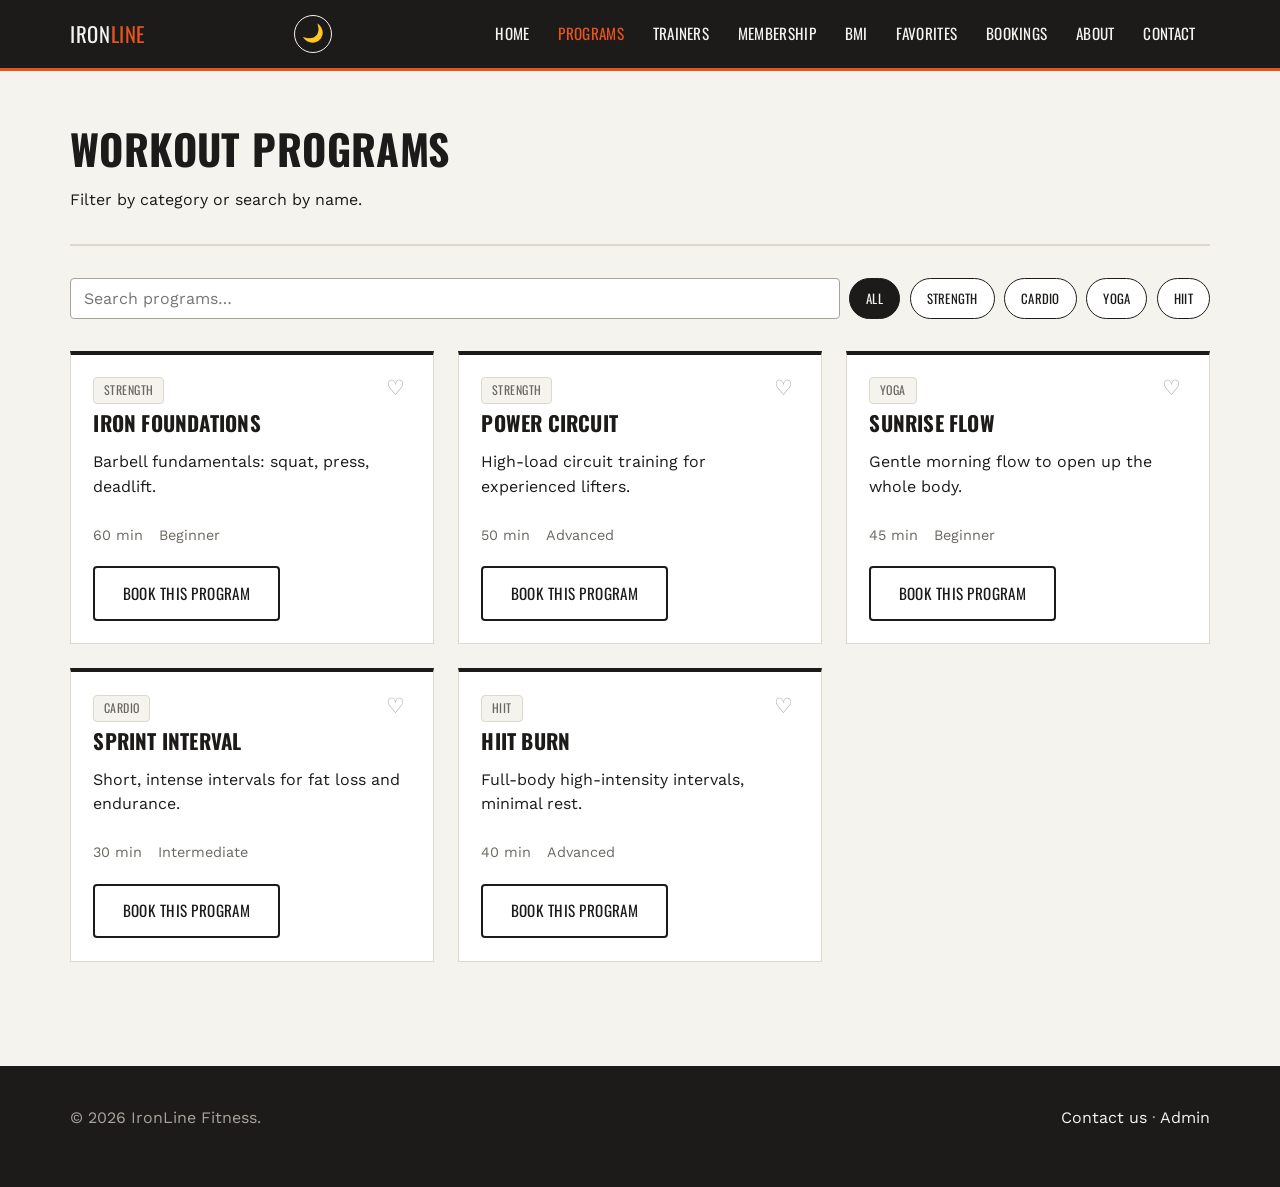
<file: frontend/programs.html>
<!DOCTYPE html>
<html lang="en">
<head>
<meta charset="UTF-8" />
<meta name="viewport" content="width=device-width, initial-scale=1.0" />
<title>Programs — IronLine Fitness</title>
<link rel="preconnect" href="https://fonts.googleapis.com" />
<link href="https://fonts.googleapis.com/css2?family=Oswald:wght@500;700&family=Work+Sans:wght@400;500;600&display=swap" rel="stylesheet" />
<link rel="stylesheet" href="css/style.css" />
</head>
<body>

<header class="site-header">
  <nav class="nav">
    <a href="index.html" class="nav-brand">Iron<span>Line</span></a>
    <div style="display:flex; align-items:center; gap:0.6rem;">
      <button class="theme-toggle" id="themeToggle" type="button" aria-label="Toggle dark mode">&#127769;</button>
      <button class="nav-toggle" aria-expanded="false" aria-controls="navLinks" aria-label="Toggle menu">&#9776;</button>
    </div>
    <ul class="nav-links" id="navLinks">
      <li><a href="index.html">Home</a></li>
      <li><a href="programs.html">Programs</a></li>
      <li><a href="trainers.html">Trainers</a></li>
      <li><a href="membership.html">Membership</a></li>
      <li><a href="bmi.html">BMI</a></li>
      <li><a href="favorites.html">Favorites</a></li>
      <li><a href="bookings.html">Bookings</a></li>
      <li><a href="about.html">About</a></li>
      <li><a href="contact.html">Contact</a></li>
    </ul>
  </nav>
</header>

<section class="section">
  <div class="container">
    <div class="section-head">
      <div>
        <h2>Workout programs</h2>
        <p>Filter by category or search by name.</p>
      </div>
    </div>

    <div class="filter-bar">
      <input type="search" id="searchInput" placeholder="Search programs…" aria-label="Search programs" />
      <button class="chip" data-category="" aria-pressed="true">All</button>
      <button class="chip" data-category="Strength" aria-pressed="false">Strength</button>
      <button class="chip" data-category="Cardio" aria-pressed="false">Cardio</button>
      <button class="chip" data-category="Yoga" aria-pressed="false">Yoga</button>
      <button class="chip" data-category="HIIT" aria-pressed="false">HIIT</button>
    </div>

    <div id="programGrid" class="card-grid" aria-live="polite">
      <p class="empty-state">Loading programs…</p>
    </div>
  </div>
</section>

<footer class="site-footer">
  <div class="container">
    <p>&copy; 2026 IronLine Fitness.</p>
    <p><a href="contact.html">Contact us</a> &middot; <a href="admin.html">Admin</a></p>
  </div>
</footer>

<script src="js/storage.js"></script>
<script src="js/api.js"></script>
<script src="js/components.js"></script>
<script src="js/favorites.js"></script>
<script src="js/theme.js"></script>
<script src="js/nav.js"></script>
<script src="js/programs.js"></script>
</body>
</html>
</file>
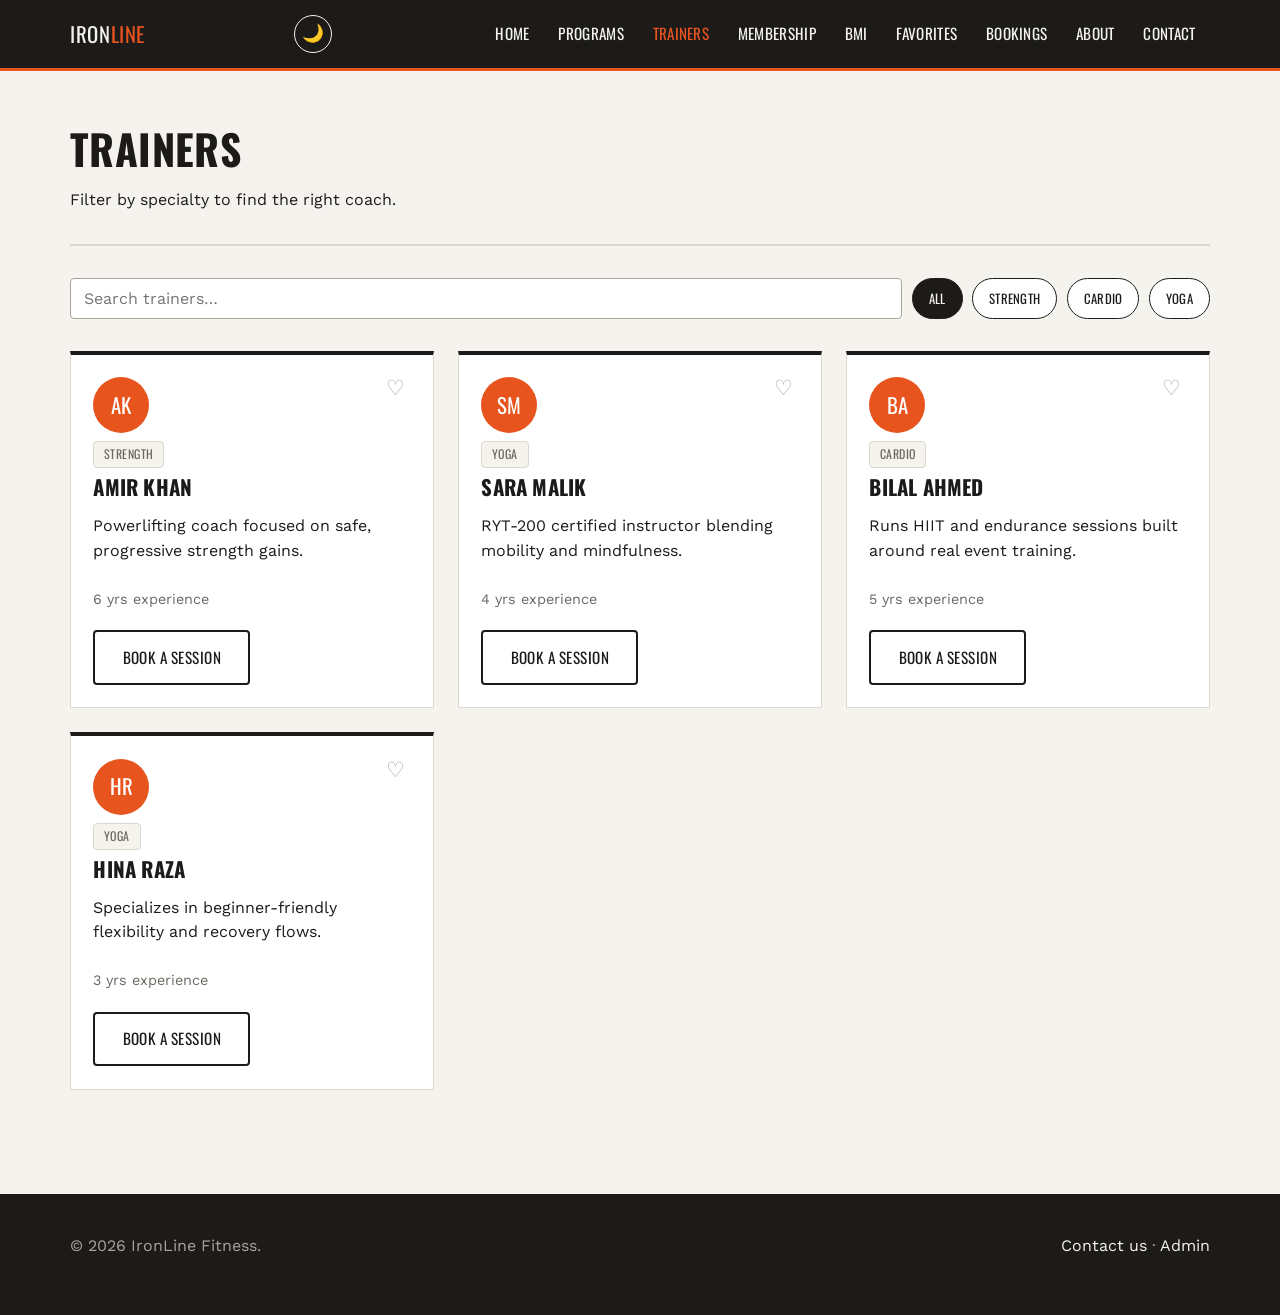
<file: frontend/trainers.html>
<!DOCTYPE html>
<html lang="en">
<head>
<meta charset="UTF-8" />
<meta name="viewport" content="width=device-width, initial-scale=1.0" />
<title>Trainers — IronLine Fitness</title>
<link rel="preconnect" href="https://fonts.googleapis.com" />
<link href="https://fonts.googleapis.com/css2?family=Oswald:wght@500;700&family=Work+Sans:wght@400;500;600&display=swap" rel="stylesheet" />
<link rel="stylesheet" href="css/style.css" />
</head>
<body>

<header class="site-header">
  <nav class="nav">
    <a href="index.html" class="nav-brand">Iron<span>Line</span></a>
    <div style="display:flex; align-items:center; gap:0.6rem;">
      <button class="theme-toggle" id="themeToggle" type="button" aria-label="Toggle dark mode">&#127769;</button>
      <button class="nav-toggle" aria-expanded="false" aria-controls="navLinks" aria-label="Toggle menu">&#9776;</button>
    </div>
    <ul class="nav-links" id="navLinks">
      <li><a href="index.html">Home</a></li>
      <li><a href="programs.html">Programs</a></li>
      <li><a href="trainers.html">Trainers</a></li>
      <li><a href="membership.html">Membership</a></li>
      <li><a href="bmi.html">BMI</a></li>
      <li><a href="favorites.html">Favorites</a></li>
      <li><a href="bookings.html">Bookings</a></li>
      <li><a href="about.html">About</a></li>
      <li><a href="contact.html">Contact</a></li>
    </ul>
  </nav>
</header>

<section class="section">
  <div class="container">
    <div class="section-head">
      <div>
        <h2>Trainers</h2>
        <p>Filter by specialty to find the right coach.</p>
      </div>
    </div>

    <div class="filter-bar">
      <input type="search" id="searchInput" placeholder="Search trainers…" aria-label="Search trainers" />
      <button class="chip" data-specialty="" aria-pressed="true">All</button>
      <button class="chip" data-specialty="Strength" aria-pressed="false">Strength</button>
      <button class="chip" data-specialty="Cardio" aria-pressed="false">Cardio</button>
      <button class="chip" data-specialty="Yoga" aria-pressed="false">Yoga</button>
    </div>

    <div id="trainerGrid" class="card-grid" aria-live="polite">
      <p class="empty-state">Loading trainers…</p>
    </div>
  </div>
</section>

<footer class="site-footer">
  <div class="container">
    <p>&copy; 2026 IronLine Fitness.</p>
    <p><a href="contact.html">Contact us</a> &middot; <a href="admin.html">Admin</a></p>
  </div>
</footer>

<script src="js/storage.js"></script>
<script src="js/api.js"></script>
<script src="js/components.js"></script>
<script src="js/favorites.js"></script>
<script src="js/theme.js"></script>
<script src="js/nav.js"></script>
<script src="js/trainers.js"></script>
</body>
</html>
</file>
<file: frontend/css/style.css>
:root {
  --ink: #1c1b1a;
  --chalk: #f5f3ee;
  --surface: #ffffff;
  --ember: #e8541e;
  --ember-dark: #c4430f;
  --moss: #35462f;
  --iron: #6b6862;
  --iron-light: #a9a49b;
  --signal: #f2b705;
  --line: #ddd8cd;

    --chrome-bg: #1c1b1a;
  --chrome-text: #f5f3ee;
  --chrome-text-muted: #a9a49b;
  --chrome-border: #3a3937;
  --heading-on-dark: #ffffff;

  --font-display: "Oswald", "Arial Narrow", sans-serif;
  --font-body: "Work Sans", "Segoe UI", sans-serif;

  --radius: 4px;
  --max-width: 1180px;
}

:root[data-theme="dark"] {
  --ink: #f5f3ee;
  --chalk: #17171a;
  --surface: #201f22;
  --line: #35343a;
  --iron: #9c968c;
  --iron-light: #c2beb5;
}

* {
  box-sizing: border-box;
}

html {
  scroll-behavior: smooth;
}

body {
  margin: 0;
  font-family: var(--font-body);
  color: var(--ink);
  background: var(--chalk);
  line-height: 1.55;
}

img {
  max-width: 100%;
  display: block;
}

a {
  color: inherit;
}

h1, h2, h3, h4 {
  font-family: var(--font-display);
  font-weight: 700;
  text-transform: uppercase;
  letter-spacing: 0.01em;
  line-height: 1.05;
  margin: 0 0 0.4em;
}

h1 { font-size: clamp(2.4rem, 6vw, 4.4rem); }
h2 { font-size: clamp(1.8rem, 4vw, 2.6rem); }
h3 { font-size: 1.3rem; }

p { margin: 0 0 1em; max-width: 62ch; }

.container {
  max-width: var(--max-width);
  margin: 0 auto;
  padding: 0 1.25rem;
}

a:focus-visible,
button:focus-visible,
input:focus-visible,
select:focus-visible,
textarea:focus-visible {
  outline: 3px solid var(--ember);
  outline-offset: 2px;
}

@media (prefers-reduced-motion: reduce) {
  * { animation: none !important; transition: none !important; }
}

.btn {
  display: inline-block;
  font-family: var(--font-display);
  text-transform: uppercase;
  letter-spacing: 0.03em;
  font-size: 0.95rem;
  padding: 0.85rem 1.7rem;
  border: 2px solid var(--ink);
  border-radius: var(--radius);
  background: var(--ink);
  color: var(--chalk);
  cursor: pointer;
  transition: background 0.15s ease, color 0.15s ease, border-color 0.15s ease;
  text-decoration: none;
}

.btn:hover { background: var(--ember); border-color: var(--ember); }

.btn-outline {
  background: transparent;
  color: var(--ink);
  border-color: var(--ink);
}

.btn-outline:hover {
  background: var(--ink);
  color: var(--chalk);
}

.btn-block { width: 100%; text-align: center; }
.btn-sm { padding: 0.5rem 1rem; font-size: 0.8rem; }

.btn:disabled {
  opacity: 0.5;
  cursor: not-allowed;
}

.site-header {
  background: var(--chrome-bg);
  color: var(--chrome-text);
  position: sticky;
  top: 0;
  z-index: 50;
  border-bottom: 3px solid var(--ember);
}

.nav {
  display: flex;
  align-items: center;
  justify-content: space-between;
  padding: 0.9rem 1.25rem;
  max-width: var(--max-width);
  margin: 0 auto;
}

.nav-brand {
  font-family: var(--font-display);
  text-transform: uppercase;
  font-size: 1.3rem;
  letter-spacing: 0.03em;
  text-decoration: none;
  color: var(--chrome-text);
}

.nav-brand span { color: var(--ember); }

.nav-toggle {
  display: block;
  background: none;
  border: none;
  color: var(--chrome-text);
  font-size: 1.6rem;
  cursor: pointer;
  line-height: 1;
}

.nav-links {
  list-style: none;
  margin: 0;
  padding: 0;
  display: none;
  flex-direction: column;
  width: 100%;
  border-top: 1px solid var(--chrome-border);
}

.nav-links.open { display: flex; }

.nav-links a {
  display: block;
  padding: 0.85rem 1.25rem;
  text-decoration: none;
  color: var(--chrome-text);
  font-family: var(--font-display);
  text-transform: uppercase;
  font-size: 0.95rem;
  letter-spacing: 0.02em;
  border-bottom: 1px solid var(--chrome-border);
}

.nav-links a:hover,
.nav-links a[aria-current="page"] {
  color: var(--ember);
}

@media (min-width: 800px) {
  .nav-toggle { display: none; }
  .nav-links {
    display: flex;
    flex-direction: row;
    width: auto;
    border-top: none;
  }
  .nav-links a { border-bottom: none; padding: 0.5rem 0.9rem; }
}

.hero {
  background: var(--chrome-bg);
  color: var(--chrome-text);
  padding: 4rem 0 3.5rem;
}

.hero-grid {
  display: grid;
  gap: 2rem;
  align-items: end;
}

.hero-kicker {
  color: var(--ember);
  font-family: var(--font-display);
  text-transform: uppercase;
  letter-spacing: 0.04em;
  font-size: 1rem;
  margin-bottom: 0.5rem;
}

.hero h1 { color: var(--heading-on-dark); max-width: 14ch; }

.hero-copy { color: var(--chrome-text-muted); max-width: 46ch; }

.hero-stat {
  border-left: 3px solid var(--ember);
  padding-left: 1rem;
}

.hero-stat .num {
  font-family: var(--font-display);
  font-size: 3rem;
  color: var(--heading-on-dark);
  display: block;
  line-height: 1;
}

.hero-stat .label {
  color: var(--chrome-text-muted);
  font-size: 0.95rem;
}

.hero-actions { display: flex; gap: 0.9rem; flex-wrap: wrap; margin-top: 1.5rem; }

.hero-actions .btn-outline {
  color: var(--chrome-text);
  border-color: var(--chrome-text);
}
.hero-actions .btn-outline:hover {
  background: var(--chrome-text);
  color: var(--chrome-bg);
}

@media (min-width: 900px) {
  .hero-grid { grid-template-columns: 2fr 1fr; }
}

.section { padding: 3.5rem 0; }
.section-alt { background: var(--surface); }
.section-dark { background: var(--moss); color: var(--chrome-text); }
.section-dark h2 { color: var(--heading-on-dark); }

.section-head {
  display: flex;
  justify-content: space-between;
  align-items: flex-end;
  gap: 1rem;
  flex-wrap: wrap;
  margin-bottom: 2rem;
  border-bottom: 2px solid var(--line);
  padding-bottom: 1rem;
}

.section-dark .section-head { border-bottom-color: rgba(255,255,255,0.2); }

.card-grid {
  display: grid;
  gap: 1.5rem;
  grid-template-columns: 1fr;
}

@media (min-width: 640px) {
  .card-grid { grid-template-columns: repeat(2, 1fr); }
}

@media (min-width: 1000px) {
  .card-grid { grid-template-columns: repeat(3, 1fr); }
}

.card {
  background: var(--surface);
  border: 1px solid var(--line);
  border-top: 4px solid var(--ink);
  padding: 1.4rem;
  display: flex;
  flex-direction: column;
  gap: 0.5rem;
}

.card-tag {
  align-self: flex-start;
  font-family: var(--font-display);
  font-size: 0.75rem;
  text-transform: uppercase;
  letter-spacing: 0.04em;
  background: var(--chalk);
  border: 1px solid var(--line);
  padding: 0.2rem 0.6rem;
  border-radius: var(--radius);
  color: var(--iron);
}

.avatar-block {
  width: 56px;
  height: 56px;
  border-radius: 50%;
  background: var(--ember);
  color: var(--heading-on-dark);
  display: flex;
  align-items: center;
  justify-content: center;
  font-family: var(--font-display);
  font-size: 1.3rem;
  flex-shrink: 0;
}

.card-meta {
  font-size: 0.9rem;
  color: var(--iron);
  display: flex;
  gap: 1rem;
  flex-wrap: wrap;
}

.card-actions { margin-top: auto; padding-top: 0.75rem; }

.card-top-row {
  display: flex;
  justify-content: space-between;
  align-items: flex-start;
}

.filter-bar {
  display: flex;
  gap: 0.6rem;
  flex-wrap: wrap;
  margin-bottom: 2rem;
}

.filter-bar input[type="search"] {
  flex: 1 1 220px;
  padding: 0.6rem 0.8rem;
  border: 1px solid var(--iron-light);
  border-radius: var(--radius);
  font-family: var(--font-body);
  font-size: 1rem;
  background: var(--surface);
  color: var(--ink);
}

.chip {
  font-family: var(--font-display);
  text-transform: uppercase;
  font-size: 0.8rem;
  letter-spacing: 0.02em;
  padding: 0.5rem 1rem;
  border: 1px solid var(--ink);
  border-radius: 999px;
  background: var(--surface);
  color: var(--ink);
  cursor: pointer;
}

.chip[aria-pressed="true"] {
  background: var(--ink);
  color: var(--chalk);
}

.empty-state {
  border: 1px dashed var(--line);
  padding: 2rem;
  text-align: center;
  color: var(--iron);
}

.plans {
  display: grid;
  gap: 1.25rem;
  grid-template-columns: 1fr;
}

@media (min-width: 800px) {
  .plans { grid-template-columns: repeat(3, 1fr); }
}

.plan {
  background: var(--surface);
  border: 1px solid var(--line);
  border-left: 5px solid var(--iron-light);
  padding: 1.75rem;
}

.plan.featured { border-left-color: var(--ember); }

.plan .price {
  font-family: var(--font-display);
  font-size: 2.4rem;
  margin: 0.4rem 0;
}

.plan .price small {
  font-family: var(--font-body);
  font-size: 1rem;
  color: var(--iron);
  text-transform: none;
}

.plan ul {
  list-style: none;
  padding: 0;
  margin: 1.25rem 0;
  display: flex;
  flex-direction: column;
  gap: 0.5rem;
}

.plan li::before {
  content: "\2713";
  color: var(--ember);
  margin-right: 0.5rem;
}

.form-grid {
  display: grid;
  gap: 1.1rem;
  max-width: 640px;
}

.field label {
  display: block;
  font-family: var(--font-display);
  text-transform: uppercase;
  font-size: 0.85rem;
  letter-spacing: 0.02em;
  margin-bottom: 0.35rem;
}

.field input,
.field select,
.field textarea {
  width: 100%;
  padding: 0.7rem 0.8rem;
  border: 1px solid var(--iron-light);
  border-radius: var(--radius);
  font-family: var(--font-body);
  font-size: 1rem;
  background: var(--surface);
  color: var(--ink);
}

.field textarea { min-height: 120px; resize: vertical; }

.error-msg {
  color: var(--ember-dark);
  font-size: 0.85rem;
  margin-top: 0.3rem;
  min-height: 1.1em;
}

.field.has-error input,
.field.has-error select,
.field.has-error textarea {
  border-color: var(--ember-dark);
}

.form-status {
  padding: 0.9rem 1rem;
  border-radius: var(--radius);
  font-size: 0.95rem;
  display: none;
}

.form-status.show { display: block; }
.form-status.success { background: #e7efe3; color: var(--moss); border: 1px solid var(--moss); }
.form-status.error { background: #fbe9e3; color: var(--ember-dark); border: 1px solid var(--ember); }

.bmi-card {
  background: var(--surface);
  border: 1px solid var(--line);
  padding: 2rem;
  max-width: 560px;
}

.bmi-result {
  margin-top: 1.5rem;
  padding: 1.25rem;
  border-left: 5px solid var(--ember);
  background: var(--chalk);
  display: none;
}

.bmi-result.show { display: block; }

.bmi-result .value {
  font-family: var(--font-display);
  font-size: 2.6rem;
}

.lookup-bar {
  display: flex;
  gap: 0.75rem;
  flex-wrap: wrap;
  align-items: flex-end;
  margin-bottom: 2rem;
}

.booking-list { display: flex; flex-direction: column; gap: 1rem; }

.booking-row {
  background: var(--surface);
  border: 1px solid var(--line);
  padding: 1.1rem 1.3rem;
  display: grid;
  gap: 0.75rem;
}

@media (min-width: 700px) {
  .booking-row {
    grid-template-columns: 1fr auto;
    align-items: center;
  }
}

.status-pill {
  font-family: var(--font-display);
  font-size: 0.75rem;
  text-transform: uppercase;
  padding: 0.25rem 0.6rem;
  border-radius: 999px;
  display: inline-block;
}

.status-pending { background: #fdeecb; color: #8a5a00; }
.status-confirmed { background: #e2efe3; color: var(--moss); }
.status-cancelled { background: #f2e0dc; color: var(--ember-dark); }

.row-actions { display: flex; gap: 0.6rem; flex-wrap: wrap; }

.site-footer {
  background: var(--chrome-bg);
  color: var(--chrome-text-muted);
  padding: 2.5rem 0;
  margin-top: 3rem;
}

.site-footer .container {
  display: flex;
  justify-content: space-between;
  flex-wrap: wrap;
  gap: 1rem;
  align-items: center;
}

.site-footer a { color: var(--chrome-text); text-decoration: none; }
.site-footer a:hover { color: var(--ember); }

.theme-toggle {
  background: none;
  border: 1px solid var(--chrome-text);
  color: var(--chrome-text);
  border-radius: 999px;
  width: 38px;
  height: 38px;
  font-size: 1.1rem;
  cursor: pointer;
  line-height: 1;
  display: inline-flex;
  align-items: center;
  justify-content: center;
  flex-shrink: 0;
}

.favorite-btn {
  background: none;
  border: none;
  cursor: pointer;
  font-size: 1.3rem;
  line-height: 1;
  color: var(--iron-light);
  align-self: flex-start;
}

.favorite-btn[aria-pressed="true"] { color: var(--ember); }

.testimonial {
  background: var(--surface);
  border: 1px solid var(--line);
  padding: 1.5rem;
  display: flex;
  flex-direction: column;
  gap: 0.75rem;
}

.testimonial .stars { color: var(--signal); letter-spacing: 0.1em; }
.testimonial .quote { font-style: italic; }
.testimonial .author { font-family: var(--font-display); text-transform: uppercase; font-size: 0.9rem; }

.stat-grid {
  display: grid;
  gap: 1.5rem;
  grid-template-columns: repeat(2, 1fr);
  margin: 2rem 0;
}

@media (min-width: 700px) {
  .stat-grid { grid-template-columns: repeat(4, 1fr); }
}

.stat-block { text-align: center; }
.stat-block .num { font-family: var(--font-display); font-size: 2.6rem; color: var(--ember); display: block; }
.stat-block .label { color: var(--chrome-text-muted); font-size: 0.9rem; }

.admin-tabs { display: flex; gap: 0.6rem; margin-bottom: 1.5rem; flex-wrap: wrap; }

.admin-table-wrap { overflow-x: auto; }

.admin-table {
  width: 100%;
  border-collapse: collapse;
  background: var(--surface);
  min-width: 640px;
}

.admin-table th,
.admin-table td {
  text-align: left;
  padding: 0.75rem 0.9rem;
  border-bottom: 1px solid var(--line);
  font-size: 0.95rem;
  color: var(--ink);
}

.admin-table th {
  font-family: var(--font-display);
  text-transform: uppercase;
  font-size: 0.8rem;
  color: var(--iron);
}

.admin-actions { display: flex; gap: 0.5rem; }

.admin-form {
  background: var(--surface);
  border: 1px solid var(--line);
  padding: 1.5rem;
  margin-bottom: 2rem;
  display: none;
}

.admin-form.open { display: block; }

.admin-gate {
  max-width: 420px;
  margin: 2rem auto;
  background: var(--surface);
  border: 1px solid var(--line);
  padding: 2rem;
  text-align: center;
}

.text-center { text-align: center; }
.mt-lg { margin-top: 2rem; }
.visually-hidden {
  position: absolute;
  width: 1px; height: 1px;
  overflow: hidden;
  clip: rect(0 0 0 0);
  white-space: nowrap;
}

/* Checkout modal (payments.js) */
.modal-overlay {
  position: fixed;
  inset: 0;
  background: rgba(28, 27, 26, 0.6);
  z-index: 100;
  display: flex;
  align-items: center;
  justify-content: center;
  padding: 1rem;
}

.modal-box {
  background: var(--surface);
  border: 1px solid var(--line);
  border-radius: var(--radius);
  padding: 2rem;
  width: 100%;
  max-width: 420px;
}

.modal-box h3 {
  margin-top: 0;
}

.modal-box .field-group {
  display: flex;
  flex-direction: column;
  gap: 1.1rem;
  margin-top: 1rem;
}

.payment-result {
  max-width: 480px;
  margin: 3rem auto;
  text-align: center;
  padding: 2rem;
  border: 1px solid var(--line);
  border-radius: var(--radius);
  background: var(--surface);
}

.demo-banner {
  background: #fff3cd;
  color: #664d03;
  border: 1px solid #ffe69c;
  border-radius: var(--radius);
  padding: 0.75rem 1rem;
  font-size: 0.9rem;
  margin-bottom: 1.25rem;
  text-align: left;
}
</file>
